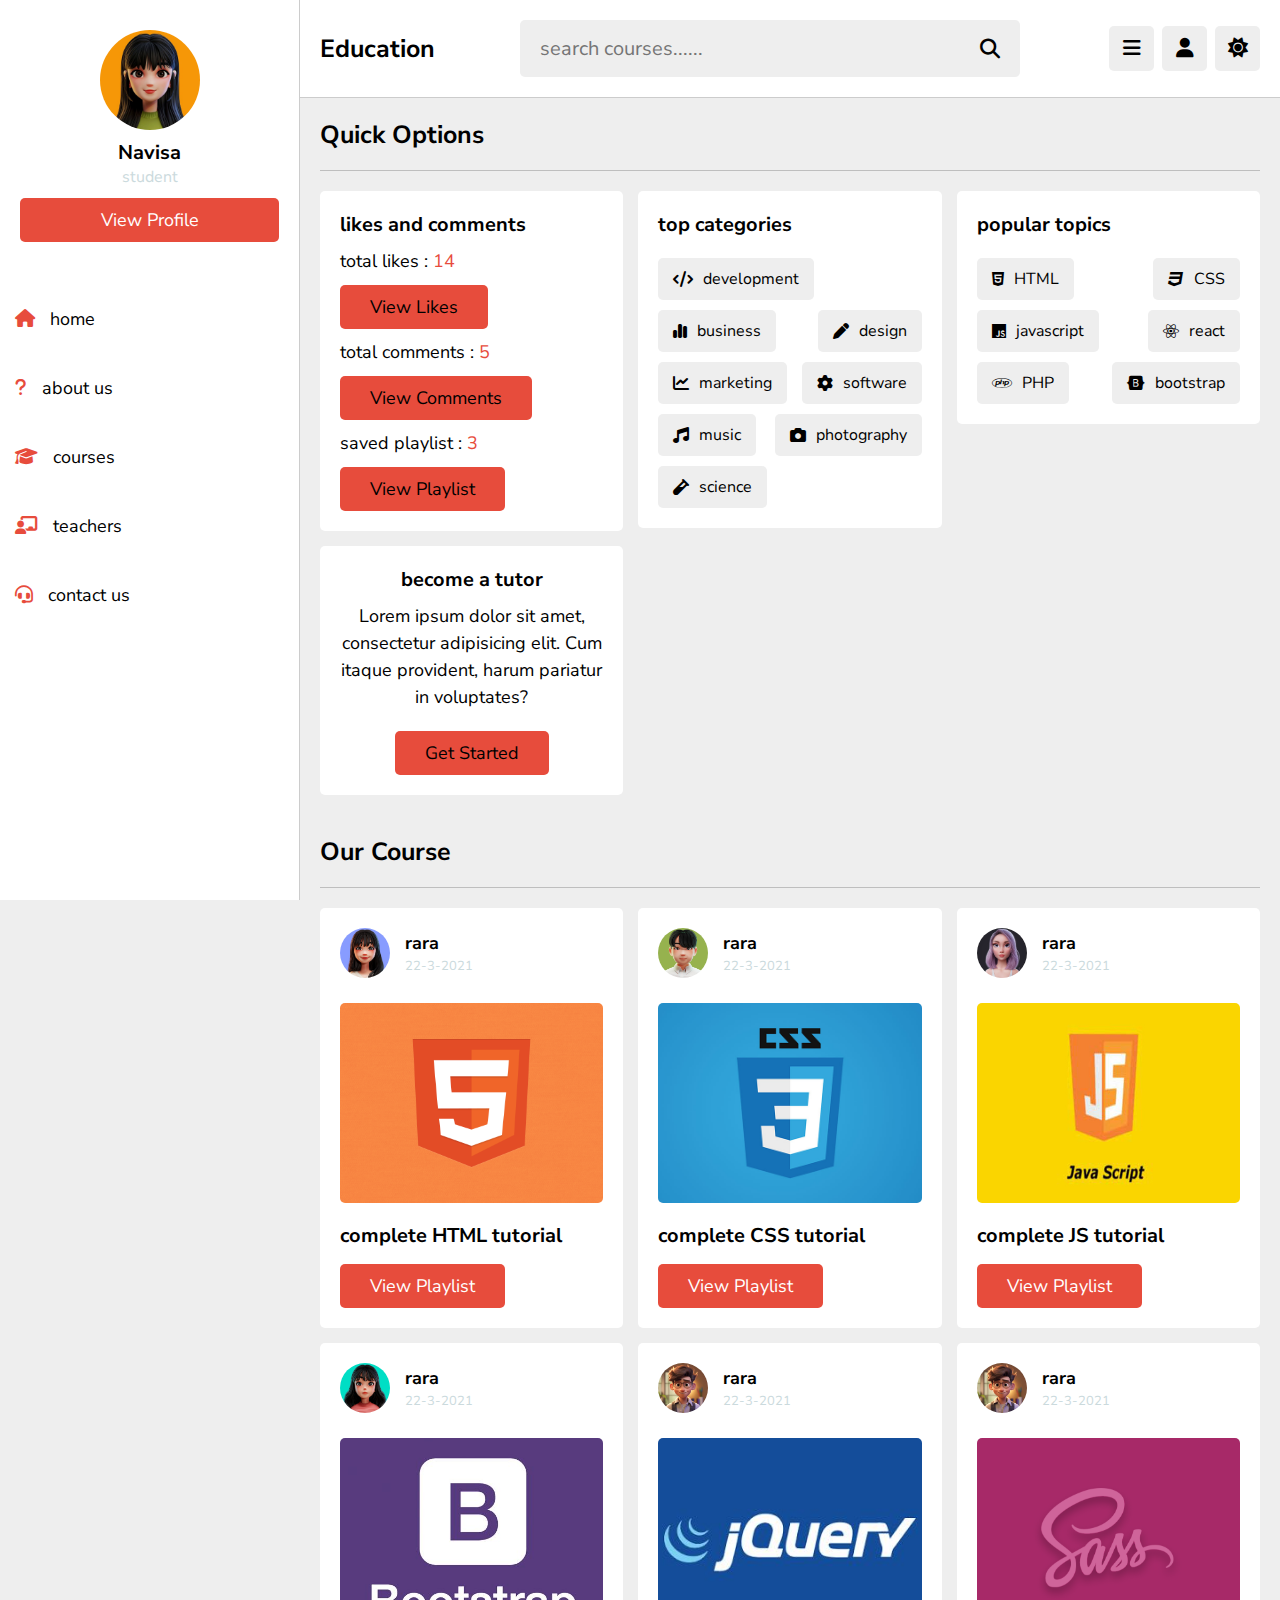
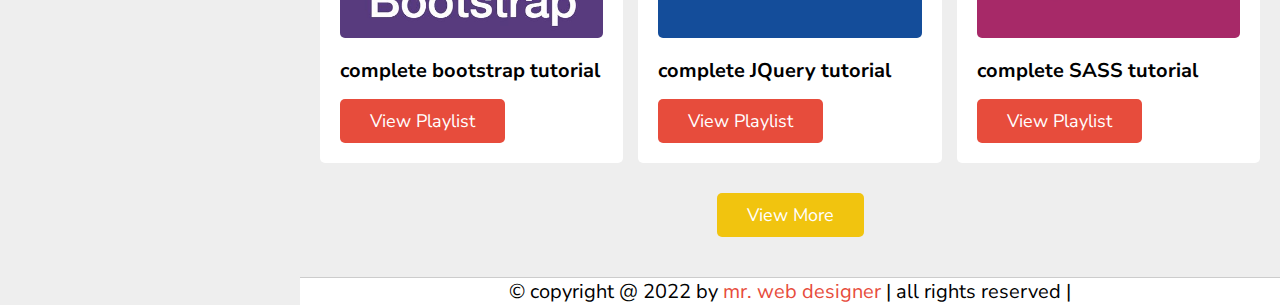
<file: index.html>
<!DOCTYPE html>
<html lang="en">
    <head>
        <meta charset="UTF-8">
        <meta http-equiv="X-UA-Compatible" content="IE=edge">
        <meta name="viewport" content="width=device-width, initial-scale=1.0">
        <title>home</title>

        <link rel="stylesheet" href="https://cdnjs.cloudflare.com/ajax/libs/font-awesome/6.6.0/css/all.min.css">
        <link rel="stylesheet" href="css/style.css">
  


    </head>
    <body>
        <!---header starts-->
         <header class="header">
            <section class="flex">
              <a href="home.html" class="logo">Education</a>
              <form action="" method="post" class="search-form">
                <input type="text" name="search-box" placeholder="search courses......"
                required maxlength="100">
                <button type="submit" class="fas fa-search" name="search-box"></button>

              </form>
              <div class="icons">
                <div id="menu-btn" class="fas fa-bars"></div>
                <div id="search-btn" class="fas fa-search"></div>
                <div id="user-btn" class="fas fa-user"></div>
                <div id="toggle-btn" class="fas fa-sun"></div>
              </div>


              <div class="profile">
                <img src="img/avatar.jpg" alt="">
                <h3>Navisa</h3>
                <span>student</span>
                <a href="profile.html" class="btn">view profile</a>
                <div class="flex-btn">
                    <a href="login.html" class="option-btn">login</a>
                    <a href="register.html" class="option-btn">register</a>


                </div>
              </div>
            </section>
         </header>

         <!--side bar starts-->
         <div class="side-bar">
          <div class="close-side-bar">
            <i class="fas fa-times">

            </i>
          </div>
            <div class="profile">
                <img src="img/avatar.jpg" alt="">
                <h3>Navisa</h3>
                <span>student</span>
                <a href="profile.html" class="btn">View profile</a>
            </div>
            
            <nav class="navbar">
                <a href="index.html"><i class="fas fa-home"></i><span>home</span></a>
                <a href="about.html"><i class="fas fa-question"></i><span>about us</span></a>
                <a href="courses.html"><i class="fas fa-graduation-cap"></i><span>courses</span></a>
                <a href="teachers.html"><i class="fas fa-chalkboard-user"></i><span>teachers</span></a>
                <a href="contact.html"><i class="fas fa-headset"></i><span>contact us</span></a>
            </nav>
        </div>

        <section class="quick-select">
          <h1 class="heading">quick options</h1>
          <div class="box-container">
            <div class="box">
              <h3 class="title">likes and comments</h3>
              <p>total likes : <span>14</span></p>
              <a href="#" class="inline-btn">view likes</a>
              <p>total comments : <span>5</span></p>
              <a href="#" class="inline-btn">view comments</a>
              <p>saved playlist : <span>3</span></p>
              <a href="#" class="inline-btn">view playlist</a>


            </div>

            <div class="box">
              <h3 class="title">top categories</h3>
              <div class="flex">
                  <a href="#" style="order: 1;"><i class="fas fa-code"></i><span>development</span></a>
                  <a href="#" style="order: 2;"><i class="fas fa-chart-simple"></i><span>business</span></a>
                  <a href="#" style="order: 3;"><i class="fas fa-pen"></i><span>design</span></a>
                  <a href="#" style="order: 4;"><i class="fas fa-chart-line"></i><span>marketing</span></a>
                  <a href="#" style="order: 6;"><i class="fas fa-music"></i><span>music</span></a>
                  <a href="#" style="order: 5;"><i class="fas fa-cog"></i><span>software</span></a>
                  <a href="#" style="order: 8;"><i class="fas fa-vial"></i><span>science</span></a>
                  <a href="#" style="order: 7;"><i class="fas fa-camera"></i><span>photography</span></a>
              </div>
          </div>
          
            <div class="box">
              <h3 class="title">popular topics</h3>
              <div class="flex">
                  <a href="#"><i class="fab fa-html5"></i><span>HTML</span></a> 
                  <a href="#"><i class="fab fa-css3"></i><span>CSS</span></a> 
                  <a href="#"><i class="fab fa-js"></i><span>javascript</span></a> 
                  <a href="#"><i class="fab fa-react"></i><span>react</span></a> 
                  <a href="#"><i class="fab fa-php"></i><span>PHP</span></a> 
                  <a href="#"><i class="fab fa-bootstrap"></i><span>bootstrap</span></a> 
              </div>
          </div>
          
              
            <div class="box tutor">
              <h3 class="title">become a tutor</h3>
              <p>Lorem ipsum dolor sit amet, consectetur adipisicing elit. Cum itaque provident, harum pariatur in voluptates?</p>
              <a href="register.html" class="inline-btn">get started</a>


            </div>
          </div>
        </section>

        <section class="courses">
          <h1 class="heading">our course</h1>
          <div class="box-container">
            
          <div class="box">
            <div class="tutor">
             <img src="./img/pic1.jpg" alt="">
              <div>
                <h3>rara</h3>
                <span>22-3-2021</span>
              </div>
            </div>
            <img src="./img/html1.png" class="thumb"  alt="">
            <h3 class="title">complete HTML tutorial</h3>
            <a href="playlist.html" class="inline-btn">view playlist</a>
          </div>


          <div class="box">
            <div class="tutor">
             <img src="./img/pic2.jpg" alt="">
              <div>
                <h3>rara</h3>
                <span>22-3-2021</span>
              </div>
            </div>
            <img src="./img/css1.png" class="thumb"  alt="">
            <h3 class="title">complete CSS tutorial</h3>
            <a href="playlist.html" class="inline-btn">view playlist</a>
          </div>


          <div class="box">
            <div class="tutor">
             <img src="./img/pic3.jpg" alt="">
              <div>
                <h3>rara</h3>
                <span>22-3-2021</span>
              </div>
            </div>
            <img src="./img/java1.jpg" class="thumb"  alt="">
            <h3 class="title">complete JS tutorial</h3>
            <a href="playlist.html" class="inline-btn">view playlist</a>
          </div>


          <div class="box">
            <div class="tutor">
             <img src="./img/pic4.jpg" alt="">
              <div>
                <h3>rara</h3>
                <span>22-3-2021</span>
              </div>
            </div>
            <img src="./img/bootstrap.jpg" class="thumb"  alt="">
            <h3 class="title">complete bootstrap tutorial</h3>
            <a href="playlist.html" class="inline-btn">view playlist</a>
          </div>

          <div class="box">
            <div class="tutor">
             <img src="./img/pic5.jpg" alt="">
              <div>
                <h3>rara</h3>
                <span>22-3-2021</span>
              </div>
            </div>
            <img src="./img/jquery.jpg" class="thumb"  alt="">
            <h3 class="title">complete JQuery tutorial</h3>
            <a href="playlist.html" class="inline-btn">view playlist</a>
          </div>

          <div class="box">
            <div class="tutor">
             <img src="./img/pic5.jpg" alt="">
              <div>
                <h3>rara</h3>
                <span>22-3-2021</span>
              </div>
            </div>
            <img src="./img/saas.png" class="thumb"  alt="">
            <h3 class="title">complete SASS tutorial</h3>
            <a href="playlist.html" class="inline-btn">view playlist</a>
          </div>
          </div>

           <div class="more-btn">
            <a href="courses.html" class="inline-option-btn">view more</a>
           </div>

        </section>
        



          <!--footer-->
          <footer class="footer">
            &copy; copyright @ 2022 by <span>mr. web designer</span> | all rights reserved |
          </footer>

        <script src="js/script.js"></script>
    </body>
</html>
</file>
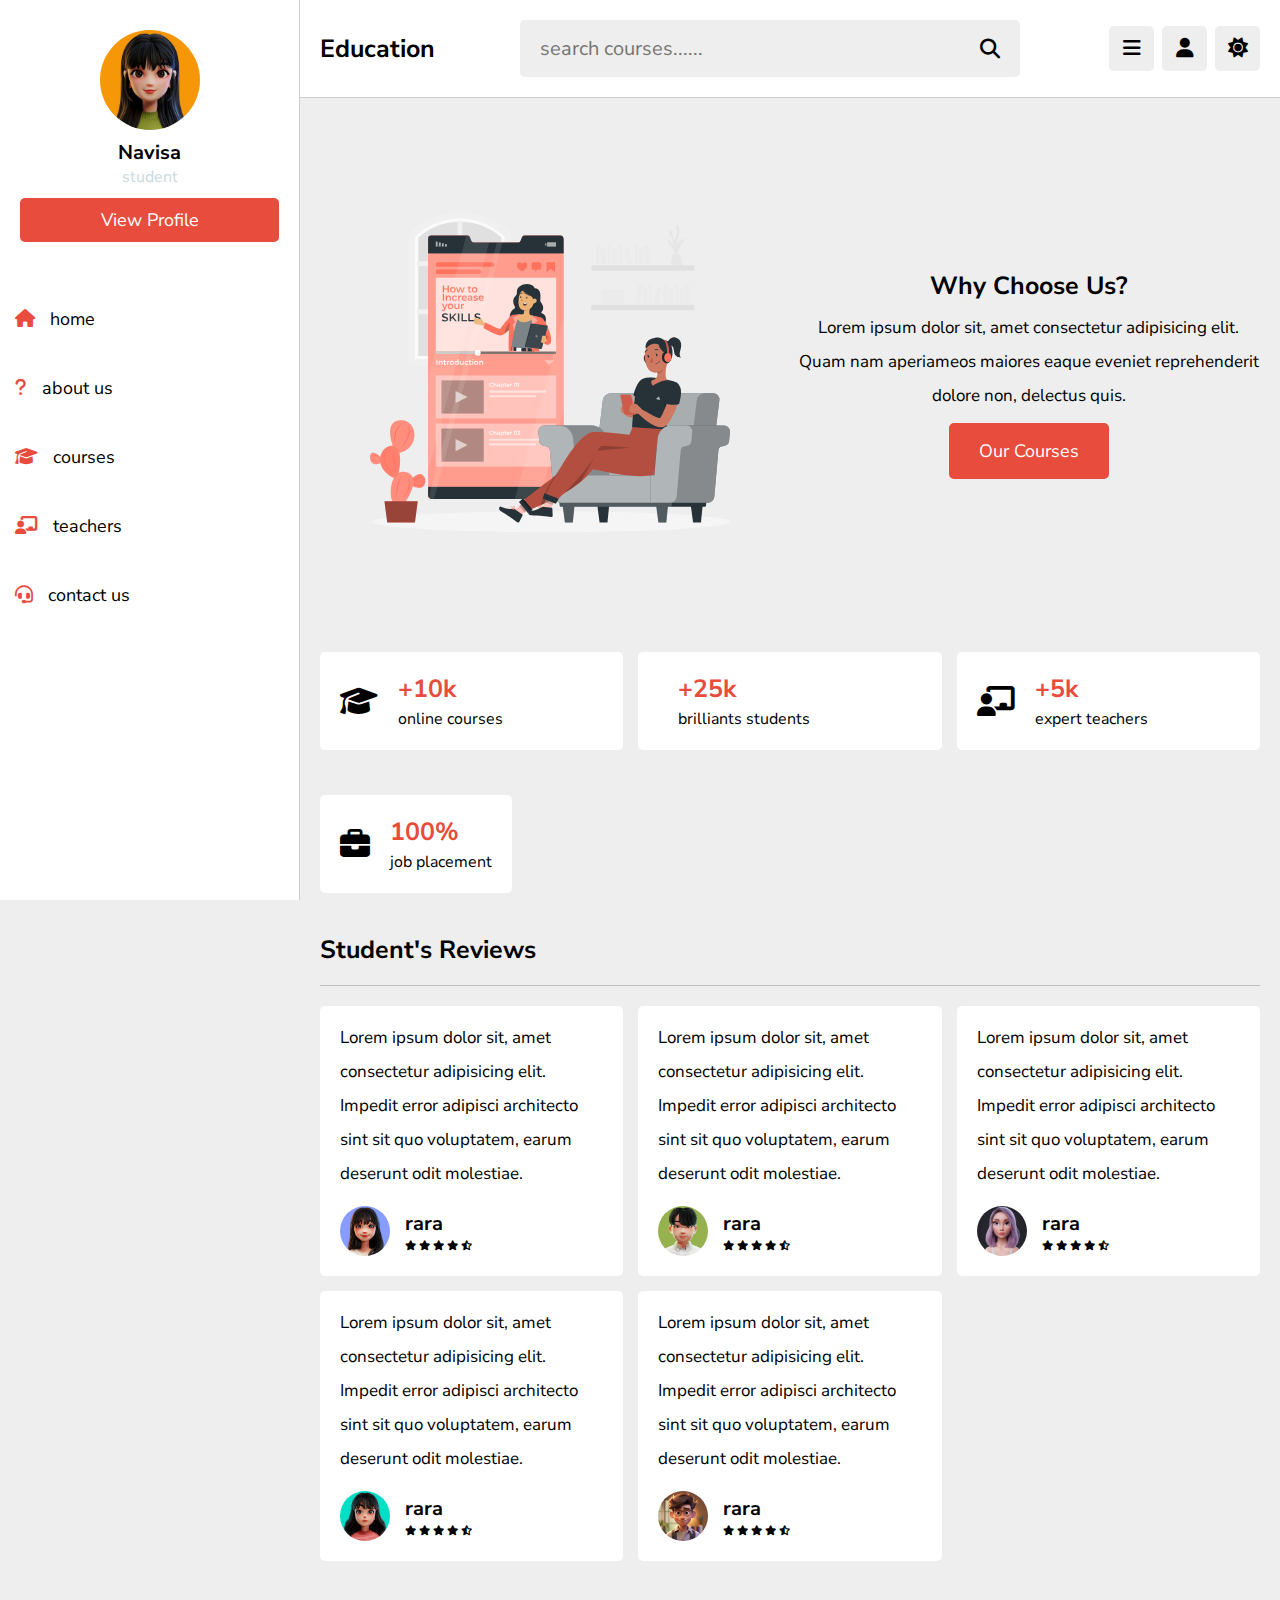
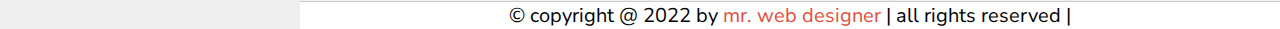
<file: about.html>
<!DOCTYPE html>
<html lang="en">
    <head>
        <meta charset="UTF-8">
        <meta http-equiv="X-UA-Compatible" content="IE=edge">
        <meta name="viewport" content="width=device-width, initial-scale=1.0">
        <title>about</title>

        <link rel="stylesheet" href="https://cdnjs.cloudflare.com/ajax/libs/font-awesome/6.6.0/css/all.min.css">
        <link rel="stylesheet" href="css/style.css">
  


    </head>
    <body>
        <!---header starts-->
         <header class="header">
            <section class="flex">
              <a href="index.html" class="logo">Education</a>
              <form action="" method="post" class="search-form">
                <input type="text" name="search-box" placeholder="search courses......"
                required maxlength="100">
                <button type="submit" class="fas fa-search" name="search-box"></button>

              </form>
              <div class="icons">
                <div id="menu-btn" class="fas fa-bars"></div>
                <div id="search-btn" class="fas fa-search"></div>
                <div id="user-btn" class="fas fa-user"></div>
                <div id="toggle-btn" class="fas fa-sun"></div>
              </div>


              <div class="profile">
                <img src="img/avatar.jpg" alt="">
                <h3>Navisa</h3>
                <span>student</span>
                <a href="profile.html" class="btn">view profile</a>
                <div class="flex-btn">
                    <a href="login.html" class="option-btn">login</a>
                    <a href="register.html" class="option-btn">register</a>


                </div>
              </div>
            </section>
         </header>

         <!--side bar starts-->
         <div class="side-bar">
          <div class="close-side-bar">
            <i class="fas fa-times">

            </i>
          </div>
            <div class="profile">
                <img src="img/avatar.jpg" alt="">
                <h3>Navisa</h3>
                <span>student</span>
                <a href="profile.html" class="btn">View profile</a>
            </div>
            
            <nav class="navbar">
                <a href="index.html"><i class="fas fa-home"></i><span>home</span></a>
                <a href="about.html"><i class="fas fa-question"></i><span>about us</span></a>
                <a href="courses.html"><i class="fas fa-graduation-cap"></i><span>courses</span></a>
                <a href="teachers.html"><i class="fas fa-chalkboard-user"></i><span>teachers</span></a>
                <a href="contact.html"><i class="fas fa-headset"></i><span>contact us</span></a>
            </nav>
        </div>

        <section class="about">
          <div class="row">
              <div class="image">
                  <img src="img/Course app-rafiki.svg" alt="Course app">
              </div>
              <div class="content">
                  <h3>Why Choose Us?</h3>
                  <p>Lorem ipsum dolor sit, amet consectetur adipisicing elit. Quam nam aperiameos maiores eaque eveniet reprehenderit dolore non, delectus quis.</p>
                  <a href="courses.html" class="inline-btn">Our Courses</a>
              </div>
          </div>

          <div class="box-container">
            <div class="box">
              <i class="fas fa-graduation-cap"></i>
              <div>
                <h3>+10k</h3>
                <span>online courses</span>
              </div>
            </div>
          

            <div class="box">
              <i class="fas fa-useer-graduate"></i>
              <div>
                <h3>+25k</h3>
                <span>brilliants students</span>
              </div>
            </div>
          

            <div class="box">
              <i class="fas fa-chalkboard-user"></i>
              <div>
                <h3>+5k</h3>
                <span>expert teachers</span>
              </div>
            </div>


            <div class="box-container">
              <div class="box">
                <i class="fas fa-briefcase"></i>
                <div>
                  <h3>100%</h3>
                  <span>job placement</span>
                </div>
              </div>
            </div>

          </div>
      </section>

       
      <section class="reviews">
        <h1 class="heading"> student's reviews</h1>
        <div class="box-container">

          <div class="box">
            <p>Lorem ipsum dolor sit, amet consectetur adipisicing elit.
               Impedit error adipisci architecto sint sit quo voluptatem, 
               earum deserunt odit molestiae.</p>
               <div class="user">
                <img src="img/pic1.jpg" alt="">
                <div>
                  <h3>rara</h3>
                  <div class="starts">
                    <i class="fas fa-star"></i>
                    <i class="fas fa-star"></i>
                    <i class="fas fa-star"></i>
                    <i class="fas fa-star"></i>
                    <i class="fas fa-star-half-alt"></i>

                  </div>
                </div>
               </div>
          </div>

          <div class="box">
            <p>Lorem ipsum dolor sit, amet consectetur adipisicing elit.
               Impedit error adipisci architecto sint sit quo voluptatem, 
               earum deserunt odit molestiae.</p>
               <div class="user">
                <img src="img/pic2.jpg" alt="">
                <div>
                  <h3>rara</h3>
                  <div class="starts">
                    <i class="fas fa-star"></i>
                    <i class="fas fa-star"></i>
                    <i class="fas fa-star"></i>
                    <i class="fas fa-star"></i>
                    <i class="fas fa-star-half-alt"></i>

                  </div>
                </div>
               </div>
          </div>
          <div class="box">
            <p>Lorem ipsum dolor sit, amet consectetur adipisicing elit.
               Impedit error adipisci architecto sint sit quo voluptatem, 
               earum deserunt odit molestiae.</p>
               <div class="user">
                <img src="img/pic3.jpg" alt="">
                <div>
                  <h3>rara</h3>
                  <div class="starts">
                    <i class="fas fa-star"></i>
                    <i class="fas fa-star"></i>
                    <i class="fas fa-star"></i>
                    <i class="fas fa-star"></i>
                    <i class="fas fa-star-half-alt"></i>

                  </div>
                </div>
               </div>
          </div>

          <div class="box">
            <p>Lorem ipsum dolor sit, amet consectetur adipisicing elit.
               Impedit error adipisci architecto sint sit quo voluptatem, 
               earum deserunt odit molestiae.</p>
               <div class="user">
                <img src="img/pic4.jpg" alt="">
                <div>
                  <h3>rara</h3>
                  <div class="starts">
                    <i class="fas fa-star"></i>
                    <i class="fas fa-star"></i>
                    <i class="fas fa-star"></i>
                    <i class="fas fa-star"></i>
                    <i class="fas fa-star-half-alt"></i>

                  </div>
                </div>
               </div>
          </div>

          <div class="box">
            <p>Lorem ipsum dolor sit, amet consectetur adipisicing elit.
               Impedit error adipisci architecto sint sit quo voluptatem, 
               earum deserunt odit molestiae.</p>
               <div class="user">
                <img src="img/pic5.jpg" alt="">
                <div>
                  <h3>rara</h3>
                  <div class="starts">
                    <i class="fas fa-star"></i>
                    <i class="fas fa-star"></i>
                    <i class="fas fa-star"></i>
                    <i class="fas fa-star"></i>
                    <i class="fas fa-star-half-alt"></i>

                  </div>
                </div>
               </div>
          </div>

        </div>
      </section>



      
      
        



          <!--footer-->
          <footer class="footer">
            &copy; copyright @ 2022 by <span>mr. web designer</span> | all rights reserved |
          </footer>

        <script src="js/script.js"></script>
    </body>
</html>
</file>
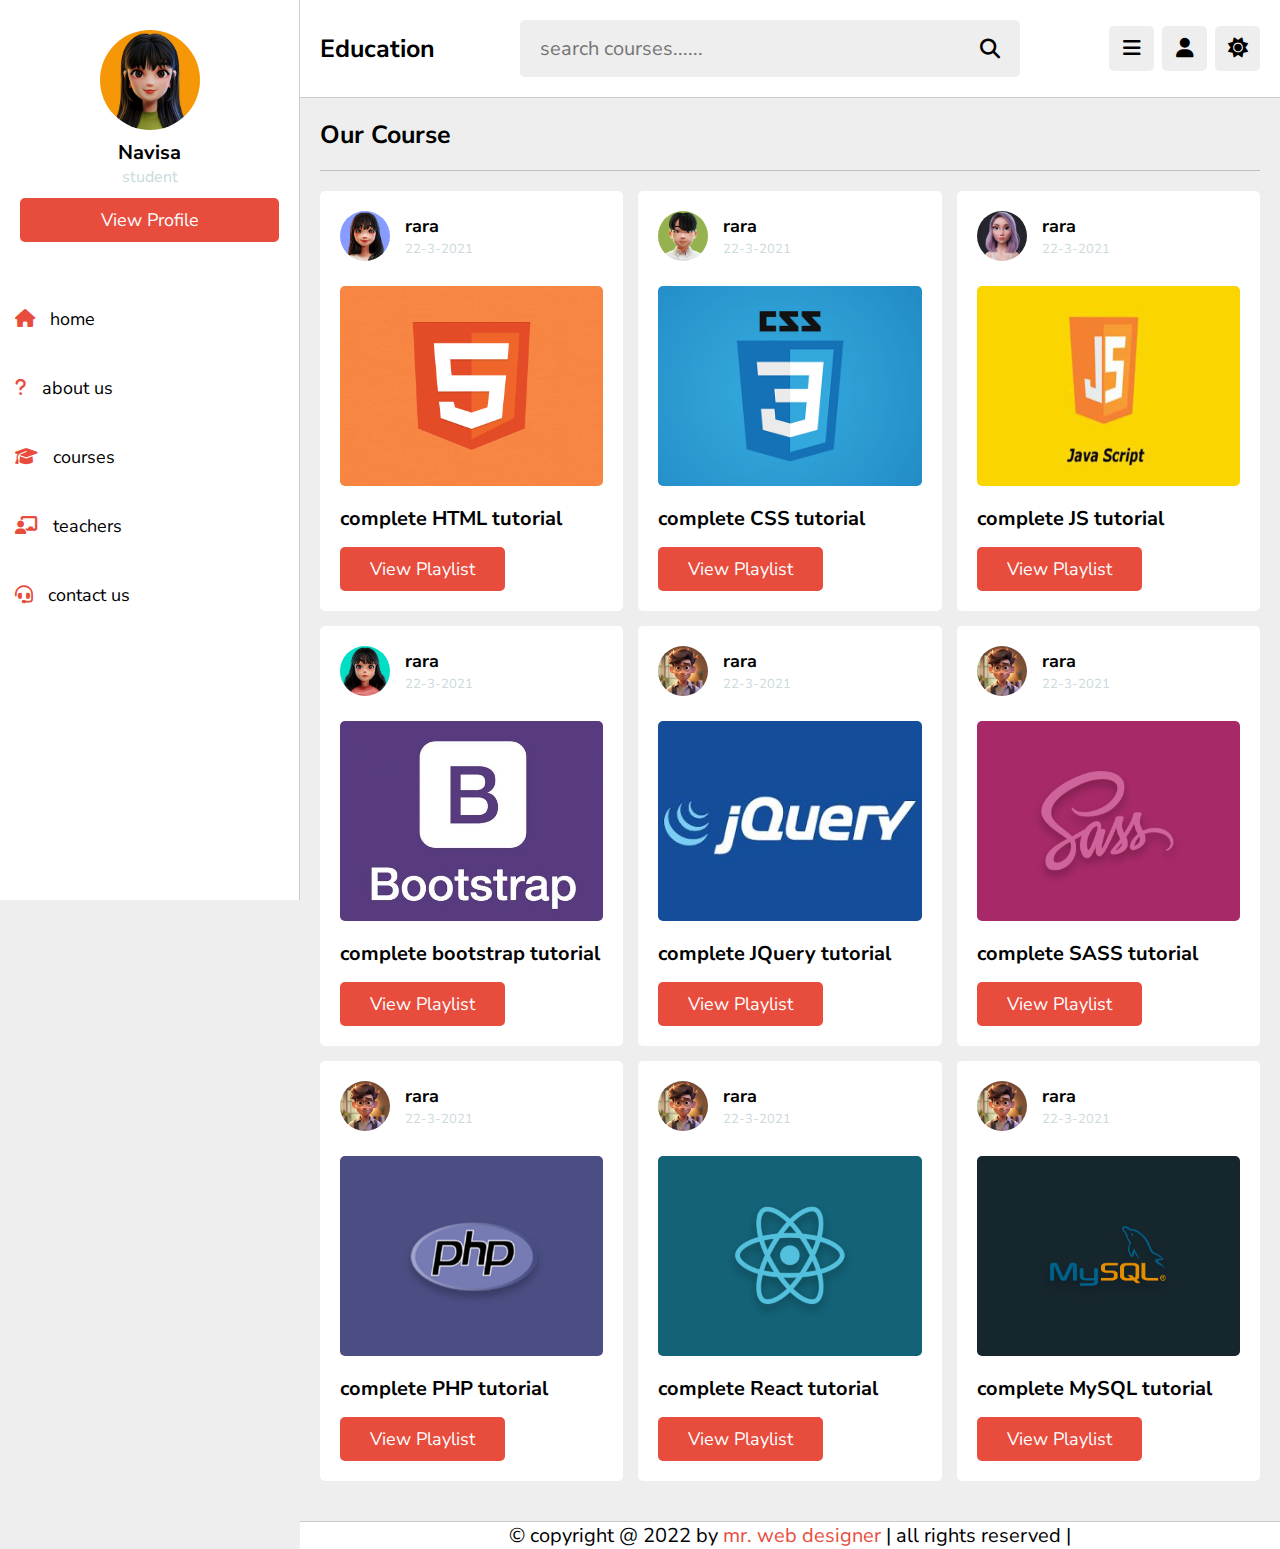
<file: courses.html>
<!DOCTYPE html>
<html lang="en">
    <head>
        <meta charset="UTF-8">
        <meta http-equiv="X-UA-Compatible" content="IE=edge">
        <meta name="viewport" content="width=device-width, initial-scale=1.0">
        <title>courses</title>

        <link rel="stylesheet" href="https://cdnjs.cloudflare.com/ajax/libs/font-awesome/6.6.0/css/all.min.css">
        <link rel="stylesheet" href="css/style.css">
  


    </head>
    <body>
        <!---header starts-->
         <header class="header">
            <section class="flex">
              <a href="home.html" class="logo">Education</a>
              <form action="" method="post" class="search-form">
                <input type="text" name="search-box" placeholder="search courses......"
                required maxlength="100">
                <button type="submit" class="fas fa-search" name="search-box"></button>

              </form>
              <div class="icons">
                <div id="menu-btn" class="fas fa-bars"></div>
                <div id="search-btn" class="fas fa-search"></div>
                <div id="user-btn" class="fas fa-user"></div>
                <div id="toggle-btn" class="fas fa-sun"></div>
              </div>


              <div class="profile">
                <img src="img/avatar.jpg" alt="">
                <h3>Navisa</h3>
                <span>student</span>
                <a href="profile.html" class="btn">view profile</a>
                <div class="flex-btn">
                    <a href="login.html" class="option-btn">login</a>
                    <a href="register.html" class="option-btn">register</a>


                </div>
              </div>
            </section>
         </header>

         <!--side bar starts-->
         <div class="side-bar">
          <div class="close-side-bar">
            <i class="fas fa-times">

            </i>
          </div>
            <div class="profile">
                <img src="img/avatar.jpg" alt="">
                <h3>Navisa</h3>
                <span>student</span>
                <a href="profile.html" class="btn">View profile</a>
            </div>
            
            <nav class="navbar">
                <a href="index.html"><i class="fas fa-home"></i><span>home</span></a>
                <a href="about.html"><i class="fas fa-question"></i><span>about us</span></a>
                <a href="courses.html"><i class="fas fa-graduation-cap"></i><span>courses</span></a>
                <a href="teachers.html"><i class="fas fa-chalkboard-user"></i><span>teachers</span></a>
                <a href="contact.html"><i class="fas fa-headset"></i><span>contact us</span></a>
            </nav>
        </div>
        

        <section class="courses">
          <h1 class="heading">our course</h1>
          <div class="box-container">
            
          <div class="box">
            <div class="tutor">
             <img src="./img/pic1.jpg" alt="">
              <div>
                <h3>rara</h3>
                <span>22-3-2021</span>
              </div>
            </div>
            <img src="./img/html1.png" class="thumb"  alt="">
            <h3 class="title">complete HTML tutorial</h3>
            <a href="playlist.html" class="inline-btn">view playlist</a>
          </div>


          <div class="box">
            <div class="tutor">
             <img src="./img/pic2.jpg" alt="">
              <div>
                <h3>rara</h3>
                <span>22-3-2021</span>
              </div>
            </div>
            <img src="./img/css1.png" class="thumb"  alt="">
            <h3 class="title">complete CSS tutorial</h3>
            <a href="playlist.html" class="inline-btn">view playlist</a>
          </div>


          <div class="box">
            <div class="tutor">
             <img src="./img/pic3.jpg" alt="">
              <div>
                <h3>rara</h3>
                <span>22-3-2021</span>
              </div>
            </div>
            <img src="./img/java1.jpg" class="thumb"  alt="">
            <h3 class="title">complete JS tutorial</h3>
            <a href="playlist.html" class="inline-btn">view playlist</a>
          </div>


          <div class="box">
            <div class="tutor">
             <img src="./img/pic4.jpg" alt="">
              <div>
                <h3>rara</h3>
                <span>22-3-2021</span>
              </div>
            </div>
            <img src="./img/bootstrap.jpg" class="thumb"  alt="">
            <h3 class="title">complete bootstrap tutorial</h3>
            <a href="playlist.html" class="inline-btn">view playlist</a>
          </div>

          <div class="box">
            <div class="tutor">
             <img src="./img/pic5.jpg" alt="">
              <div>
                <h3>rara</h3>
                <span>22-3-2021</span>
              </div>
            </div>
            <img src="./img/jquery.jpg" class="thumb"  alt="">
            <h3 class="title">complete JQuery tutorial</h3>
            <a href="playlist.html" class="inline-btn">view playlist</a>
          </div>

          <div class="box">
            <div class="tutor">
             <img src="./img/pic5.jpg" alt="">
              <div>
                <h3>rara</h3>
                <span>22-3-2021</span>
              </div>
            </div>
            <img src="./img/saas.png" class="thumb"  alt="">
            <h3 class="title">complete SASS tutorial</h3>
            <a href="playlist.html" class="inline-btn">view playlist</a>
          </div>

          <div class="box">
            <div class="tutor">
             <img src="./img/pic5.jpg" alt="">
              <div>
                <h3>rara</h3>
                <span>22-3-2021</span>
              </div>
            </div>
            <img src="./img/php.png" class="thumb"  alt="">
            <h3 class="title">complete PHP tutorial</h3>
            <a href="playlist.html" class="inline-btn">view playlist</a>
          </div>


          <div class="box">
            <div class="tutor">
             <img src="./img/pic5.jpg" alt="">
              <div>
                <h3>rara</h3>
                <span>22-3-2021</span>
              </div>
            </div>
            <img src="./img/react.png" class="thumb"  alt="">
            <h3 class="title">complete React tutorial</h3>
            <a href="playlist.html" class="inline-btn">view playlist</a>
          </div>

          <div class="box">
            <div class="tutor">
             <img src="./img/pic5.jpg" alt="">
              <div>
                <h3>rara</h3>
                <span>22-3-2021</span>
              </div>
            </div>
            <img src="./img/sql.png" class="thumb"  alt="">
            <h3 class="title">complete MySQL tutorial</h3>
            <a href="playlist.html" class="inline-btn">view playlist</a>
          </div>
          </div>

           
        </section>
        





          <!--footer-->
          <footer class="footer">
            &copy; copyright @ 2022 by <span>mr. web designer</span> | all rights reserved |
          </footer>

        <script src="js/script.js"></script>
    </body>
</html>
</file>
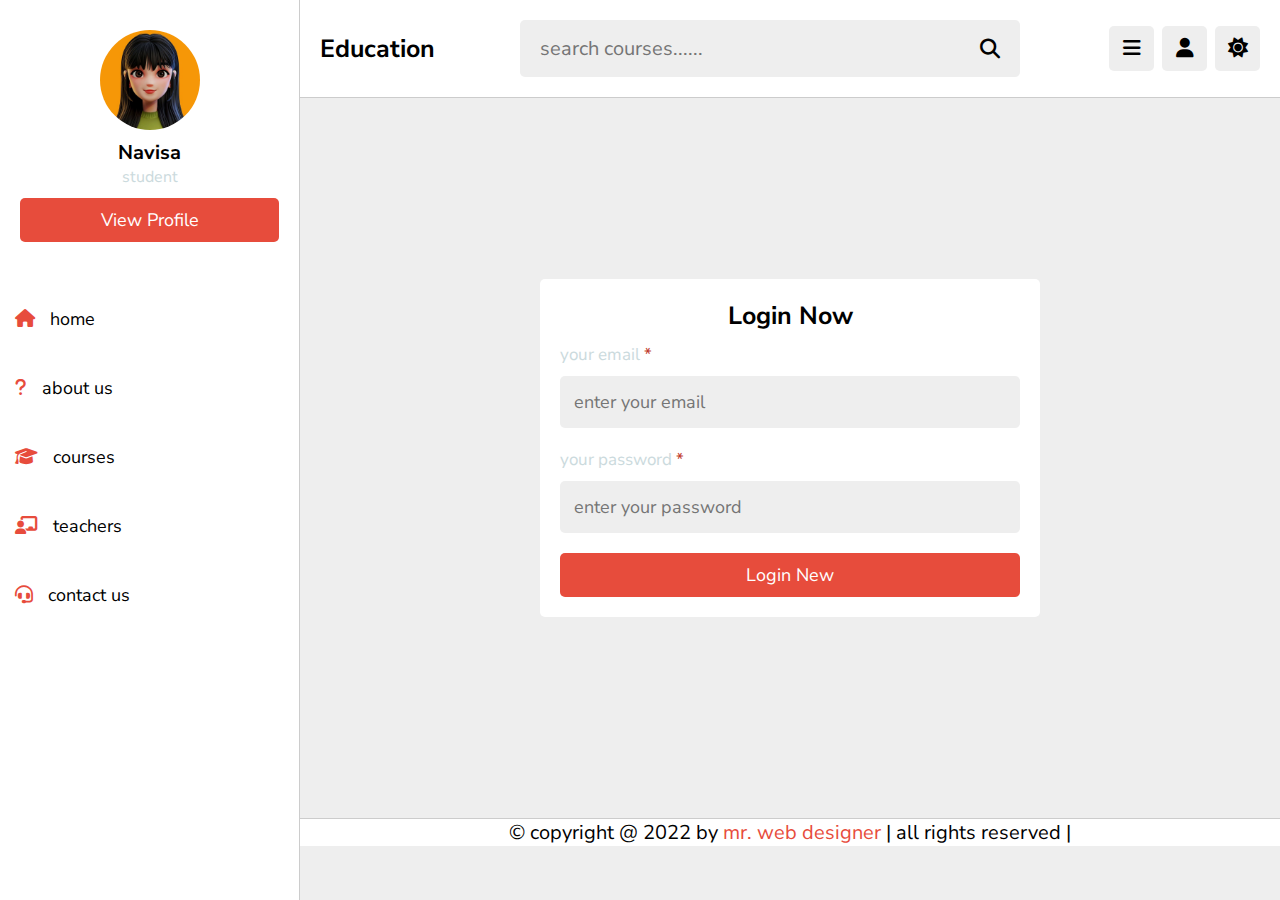
<file: login.html>
<!DOCTYPE html>
<html lang="en">
    <head>
        <meta charset="UTF-8">
        <meta http-equiv="X-UA-Compatible" content="IE=edge">
        <meta name="viewport" content="width=device-width, initial-scale=1.0">
        <title>login</title>

        <link rel="stylesheet" href="https://cdnjs.cloudflare.com/ajax/libs/font-awesome/6.6.0/css/all.min.css">
        <link rel="stylesheet" href="css/style.css">
  


    </head>
    <body>
        <!---header starts-->
         <header class="header">
            <section class="flex">
              <a href="home.html" class="logo">Education</a>
              <form action="" method="post" class="search-form">
                <input type="text" name="search-box" placeholder="search courses......"
                required maxlength="100">
                <button type="submit" class="fas fa-search" name="search-box"></button>

              </form>
              <div class="icons">
                <div id="menu-btn" class="fas fa-bars"></div>
                <div id="search-btn" class="fas fa-search"></div>
                <div id="user-btn" class="fas fa-user"></div>
                <div id="toggle-btn" class="fas fa-sun"></div>
              </div>


              <div class="profile">
                <img src="img/avatar.jpg" alt="">
                <h3>Navisa</h3>
                <span>student</span>
                <a href="profile.html" class="btn">view profile</a>
                <div class="flex-btn">
                    <a href="login.html" class="option-btn">login</a>
                    <a href="register.html" class="option-btn">register</a>


                </div>
              </div>
            </section>
         </header>

         <!--side bar starts-->
         <div class="side-bar">
          <div class="close-side-bar">
            <i class="fas fa-times">

            </i>
          </div>
            <div class="profile">
                <img src="img/avatar.jpg" alt="">
                <h3>Navisa</h3>
                <span>student</span>
                <a href="profile.html" class="btn">View profile</a>
            </div>
            
            <nav class="navbar">
                <a href="index.html"><i class="fas fa-home"></i><span>home</span></a>
                <a href="about.html"><i class="fas fa-question"></i><span>about us</span></a>
                <a href="courses.html"><i class="fas fa-graduation-cap"></i><span>courses</span></a>
                <a href="teachers.html"><i class="fas fa-chalkboard-user"></i><span>teachers</span></a>
                <a href="contact.html"><i class="fas fa-headset"></i><span>contact us</span></a>
            </nav>
        </div>
        
        <section class="form-container">

          <form action="" method="post" enctype="multipart/form-data">
             <h3>login now</h3>
             <p>your email <span>*</span></p>
             <input type="email" name="email" placeholder="enter your email" required maxlength="50" class="box">
             <p>your password <span>*</span></p>
             <input type="password" name="pass" placeholder="enter your password" required maxlength="20" class="box">
             <input type="submit" value="login new" name="submit" class="btn">
          </form>
       
       </section>


          <!--footer-->
          <footer class="footer">
            &copy; copyright @ 2022 by <span>mr. web designer</span> | all rights reserved |
          </footer>

        <script src="js/script.js"></script>
    </body>
</html>
</file>
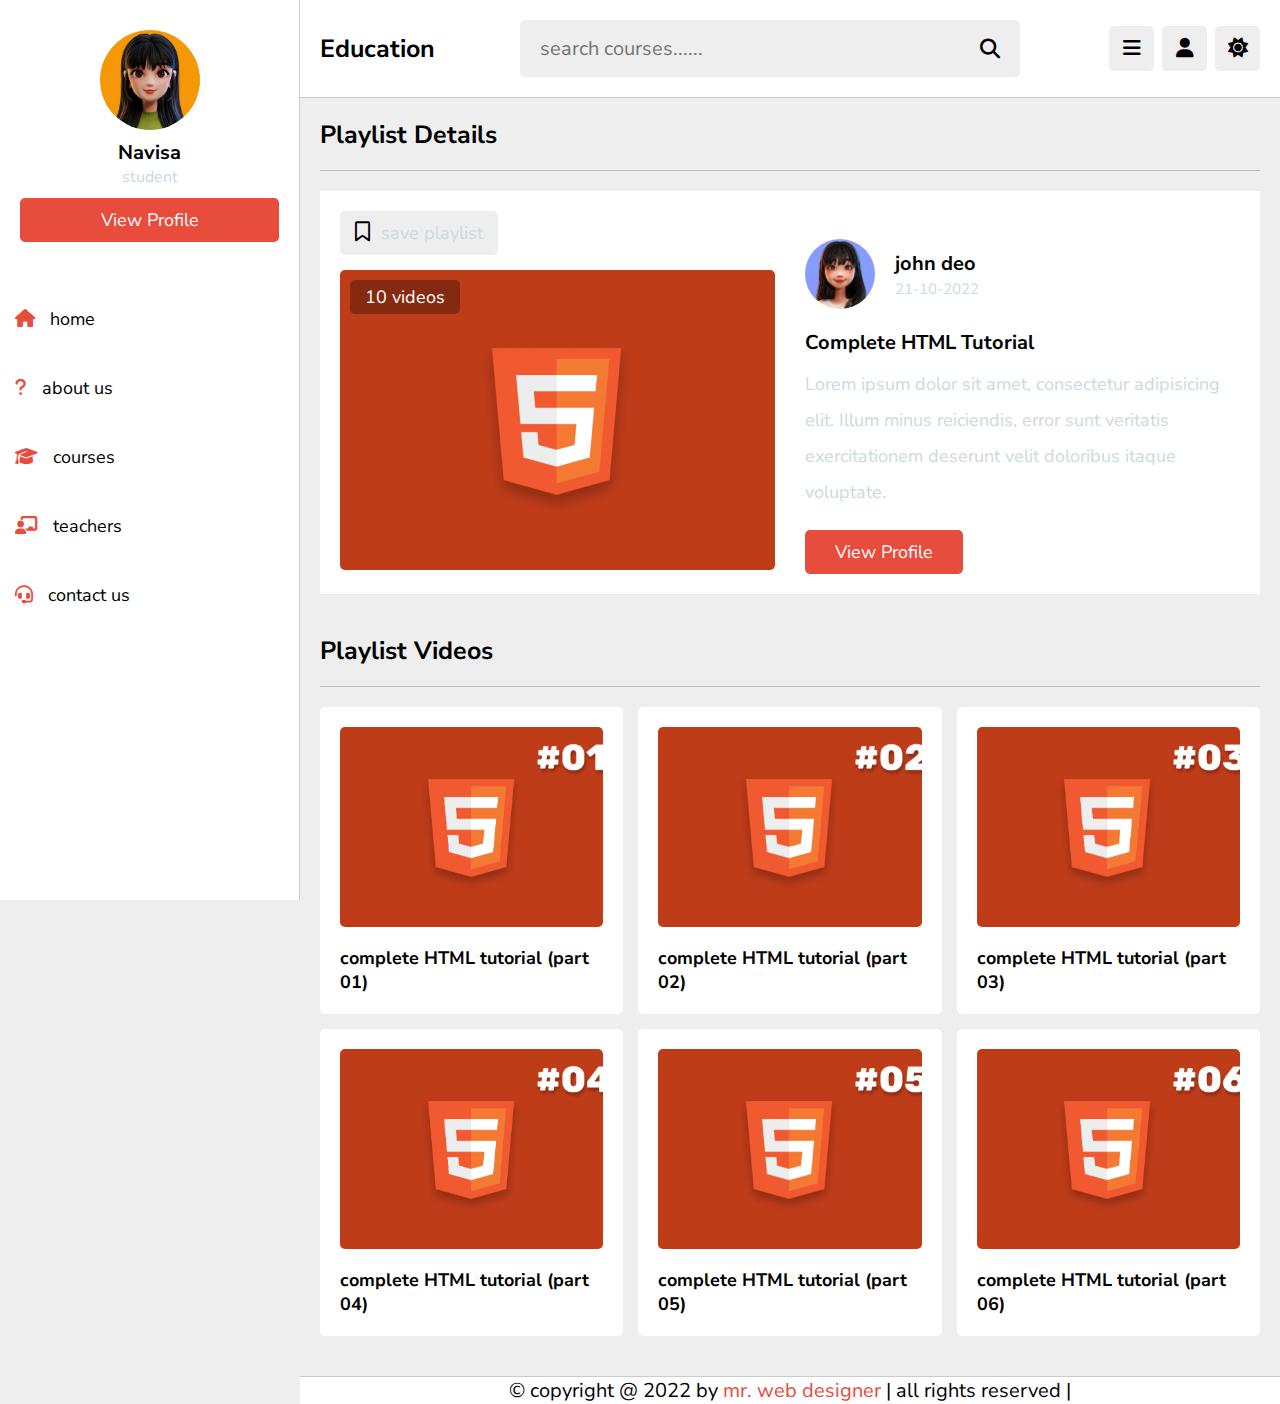
<file: playlist.html>
<!DOCTYPE html>
<html lang="en">
    <head>
        <meta charset="UTF-8">
        <meta http-equiv="X-UA-Compatible" content="IE=edge">
        <meta name="viewport" content="width=device-width, initial-scale=1.0">
        <title>playlist</title>

        <link rel="stylesheet" href="https://cdnjs.cloudflare.com/ajax/libs/font-awesome/6.6.0/css/all.min.css">
        <link rel="stylesheet" href="css/style.css">
  


    </head>
    <body>
        <!---header starts-->
         <header class="header">
            <section class="flex">
              <a href="home.html" class="logo">Education</a>
              <form action="" method="post" class="search-form">
                <input type="text" name="search-box" placeholder="search courses......"
                required maxlength="100">
                <button type="submit" class="fas fa-search" name="search-box"></button>

              </form>
              <div class="icons">
                <div id="menu-btn" class="fas fa-bars"></div>
                <div id="search-btn" class="fas fa-search"></div>
                <div id="user-btn" class="fas fa-user"></div>
                <div id="toggle-btn" class="fas fa-sun"></div>
              </div>


              <div class="profile">
                <img src="img/avatar.jpg" alt="">
                <h3>Navisa</h3>
                <span>student</span>
                <a href="profile.html" class="btn">view profile</a>
                <div class="flex-btn">
                    <a href="login.html" class="option-btn">login</a>
                    <a href="register.html" class="option-btn">register</a>


                </div>
              </div>
            </section>
         </header>

         <!--side bar starts-->
         <div class="side-bar">
          <div class="close-side-bar">
            <i class="fas fa-times">

            </i>
          </div>
            <div class="profile">
                <img src="img/avatar.jpg" alt="">
                <h3>Navisa</h3>
                <span>student</span>
                <a href="profile.html" class="btn">View profile</a>
            </div>
            
            <nav class="navbar">
                <a href="index.html"><i class="fas fa-home"></i><span>home</span></a>
                <a href="about.html"><i class="fas fa-question"></i><span>about us</span></a>
                <a href="courses.html"><i class="fas fa-graduation-cap"></i><span>courses</span></a>
                <a href="teachers.html"><i class="fas fa-chalkboard-user"></i><span>teachers</span></a>
                <a href="contact.html"><i class="fas fa-headset"></i><span>contact us</span></a>
            </nav>
        </div>

        <section class="playlist-details">

          <h1 class="heading">playlist details</h1>
       
          <div class="row">
       
             <div class="column">
                <form action="" method="post" class="save-playlist">
                   <button type="submit"><i class="far fa-bookmark"></i> <span>save playlist</span></button>
                </form>
          
                <div class="thumb">
                   <img src="img/html.png" alt="">
                   <span>10 videos</span>
                </div>
             </div>
             <div class="column">
                <div class="tutor">
                   <img src="img/pic1.jpg" alt="">
                   <div>
                      <h3>john deo</h3>
                      <span>21-10-2022</span>
                   </div>
                </div>
          
                <div class="details">
                   <h3>complete HTML tutorial</h3>
                   <p>Lorem ipsum dolor sit amet, consectetur adipisicing elit. Illum minus reiciendis, error sunt veritatis exercitationem deserunt velit doloribus itaque voluptate.</p>
                   <a href="teacher_profile.html" class="inline-btn">view profile</a>
                </div>
             </div>
          </div>
       
       </section>
       
       <section class="playlist-videos">
       
          <h1 class="heading">playlist videos</h1>
       
          <div class="box-container">
       
             <a class="box" href="watch-video.html">
                <i class="fas fa-play"></i>
                <img src="img/html1-1.png" alt="">
                <h3>complete HTML tutorial (part 01)</h3>
             </a>
       
             <a class="box" href="watch-video.html">
                <i class="fas fa-play"></i>
                <img src="img/html1-2.png" alt="">
                <h3>complete HTML tutorial (part 02)</h3>
             </a>
       
             <a class="box" href="watch-video.html">
                <i class="fas fa-play"></i>
                <img src="img/html1-3.png" alt="">
                <h3>complete HTML tutorial (part 03)</h3>
             </a>
       
             <a class="box" href="watch-video.html">
                <i class="fas fa-play"></i>
                <img src="img/html1-4.png" alt="">
                <h3>complete HTML tutorial (part 04)</h3>
             </a>
       
             <a class="box" href="watch-video.html">
                <i class="fas fa-play"></i>
                <img src="img/html1-5.png" alt="">
                <h3>complete HTML tutorial (part 05)</h3>
             </a>
       
             <a class="box" href="watch-video.html">
                <i class="fas fa-play"></i>
                <img src="img/html1-6.png" alt="">
                <h3>complete HTML tutorial (part 06)</h3>
             </a>
       
          </div>
       
       </section>
        



          <!--footer-->
          <footer class="footer">
            &copy; copyright @ 2022 by <span>mr. web designer</span> | all rights reserved |
          </footer>

        <script src="js/script.js"></script>
    </body>
</html>
</file>
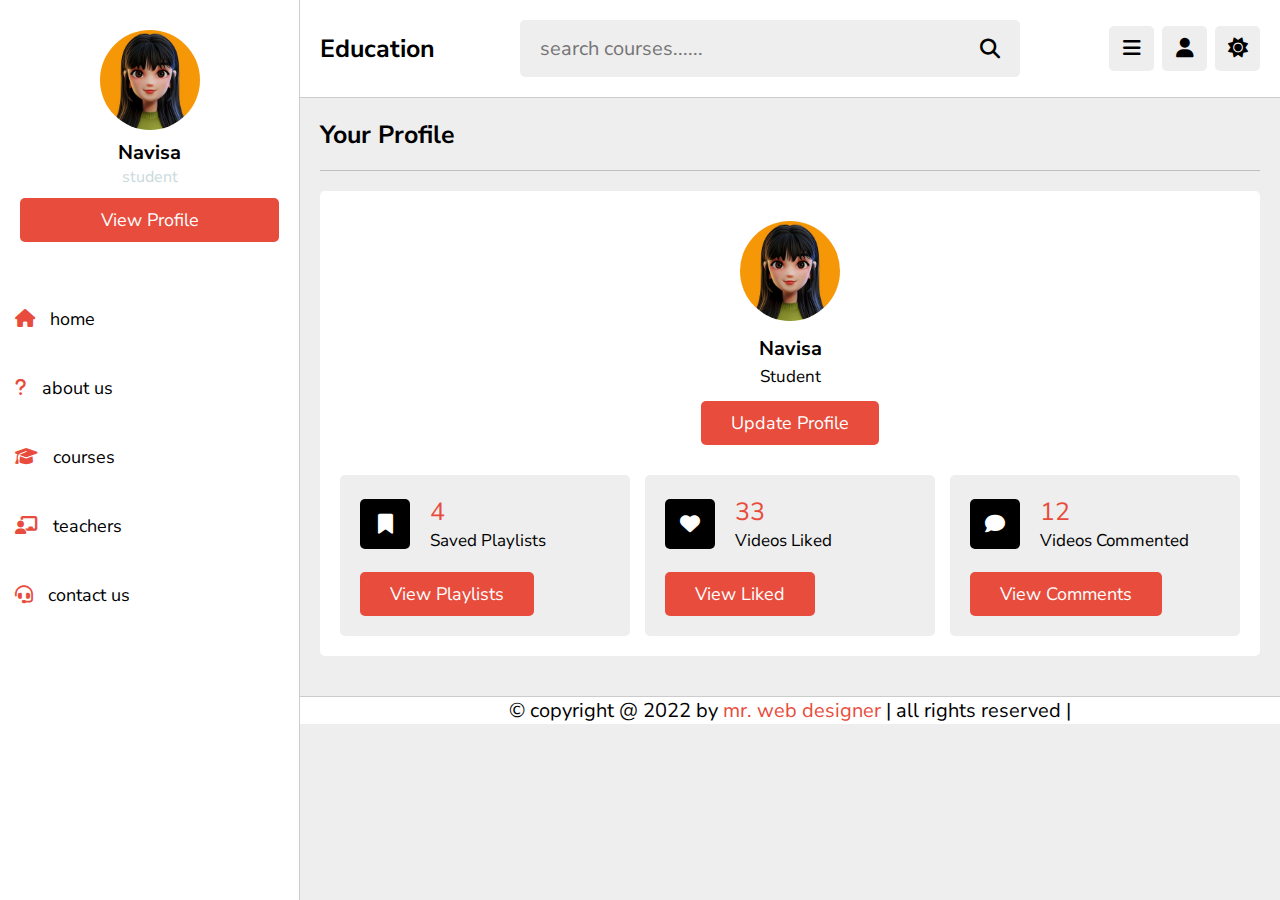
<file: profile.html>
<!DOCTYPE html>
<html lang="en">
    <head>
        <meta charset="UTF-8">
        <meta http-equiv="X-UA-Compatible" content="IE=edge">
        <meta name="viewport" content="width=device-width, initial-scale=1.0">
        <title>profile</title>

        <link rel="stylesheet" href="https://cdnjs.cloudflare.com/ajax/libs/font-awesome/6.6.0/css/all.min.css">
        <link rel="stylesheet" href="css/style.css">
  


    </head>
    <body>
        <!---header starts-->
         <header class="header">
            <section class="flex">
              <a href="index.html" class="logo">Education</a>
              <form action="" method="post" class="search-form">
                <input type="text" name="search-box" placeholder="search courses......"
                required maxlength="100">
                <button type="submit" class="fas fa-search" name="search-box"></button>

              </form>
              <div class="icons">
                <div id="menu-btn" class="fas fa-bars"></div>
                <div id="search-btn" class="fas fa-search"></div>
                <div id="user-btn" class="fas fa-user"></div>
                <div id="toggle-btn" class="fas fa-sun"></div>
              </div>


              <div class="profile">
                <img src="img/avatar.jpg" alt="">
                <h3>Navisa</h3>
                <span>student</span>
                <a href="profile.html" class="btn">view profile</a>
                <div class="flex-btn">
                    <a href="login.html" class="option-btn">login</a>
                    <a href="register.html" class="option-btn">register</a>


                </div>
              </div>
            </section>
         </header>

         <!--side bar starts-->
         <div class="side-bar">
          <div class="close-side-bar">
            <i class="fas fa-times">

            </i>
          </div>
            <div class="profile">
                <img src="img/avatar.jpg" alt="">
                <h3>Navisa</h3>
                <span>student</span>
                <a href="profile.html" class="btn">View profile</a>
            </div>
            
            <nav class="navbar">
                <a href="index.html"><i class="fas fa-home"></i><span>home</span></a>
                <a href="about.html"><i class="fas fa-question"></i><span>about us</span></a>
                <a href="courses.html"><i class="fas fa-graduation-cap"></i><span>courses</span></a>
                <a href="teachers.html"><i class="fas fa-chalkboard-user"></i><span>teachers</span></a>
                <a href="contact.html"><i class="fas fa-headset"></i><span>contact us</span></a>
            </nav>
        </div>
        
        <!-- Profil User -->
<section class="user-profile">
   <h1 class="heading">Your Profile</h1>
   <div class="info">
     <div class="user">
       <img src="img/avatar.jpg" alt="Profile picture of Navisa">
       <h3>Navisa</h3>
       <p>Student</p>
       <a href="update.html" class="inline-btn">Update Profile</a>
     </div>
 
     <div class="box-container">
       <div class="box">
         <div class="flex">
           <i class="fas fa-bookmark"></i>
           <div>
             <span>4</span>
             <p>Saved Playlists</p>
           </div>
         </div>
         <a href="#" class="inline-btn">View Playlists</a>
       </div>
 
       <div class="box">
         <div class="flex">
           <i class="fas fa-heart"></i>
           <div>
             <span>33</span>
             <p>Videos Liked</p>
           </div>
         </div>
         <a href="#" class="inline-btn">View Liked</a>
       </div>
 
       <div class="box">
         <div class="flex">
           <i class="fas fa-comment"></i>
           <div>
             <span>12</span>
             <p>Videos Commented</p>
           </div>
         </div>
         <a href="#" class="inline-btn">View Comments</a>
       </div>
     </div>
   </div>
 </section>
 


          <!--footer-->
          <footer class="footer">
            &copy; copyright @ 2022 by <span>mr. web designer</span> | all rights reserved |
          </footer>

        <script src="js/script.js"></script>
    </body>
</html>
</file>
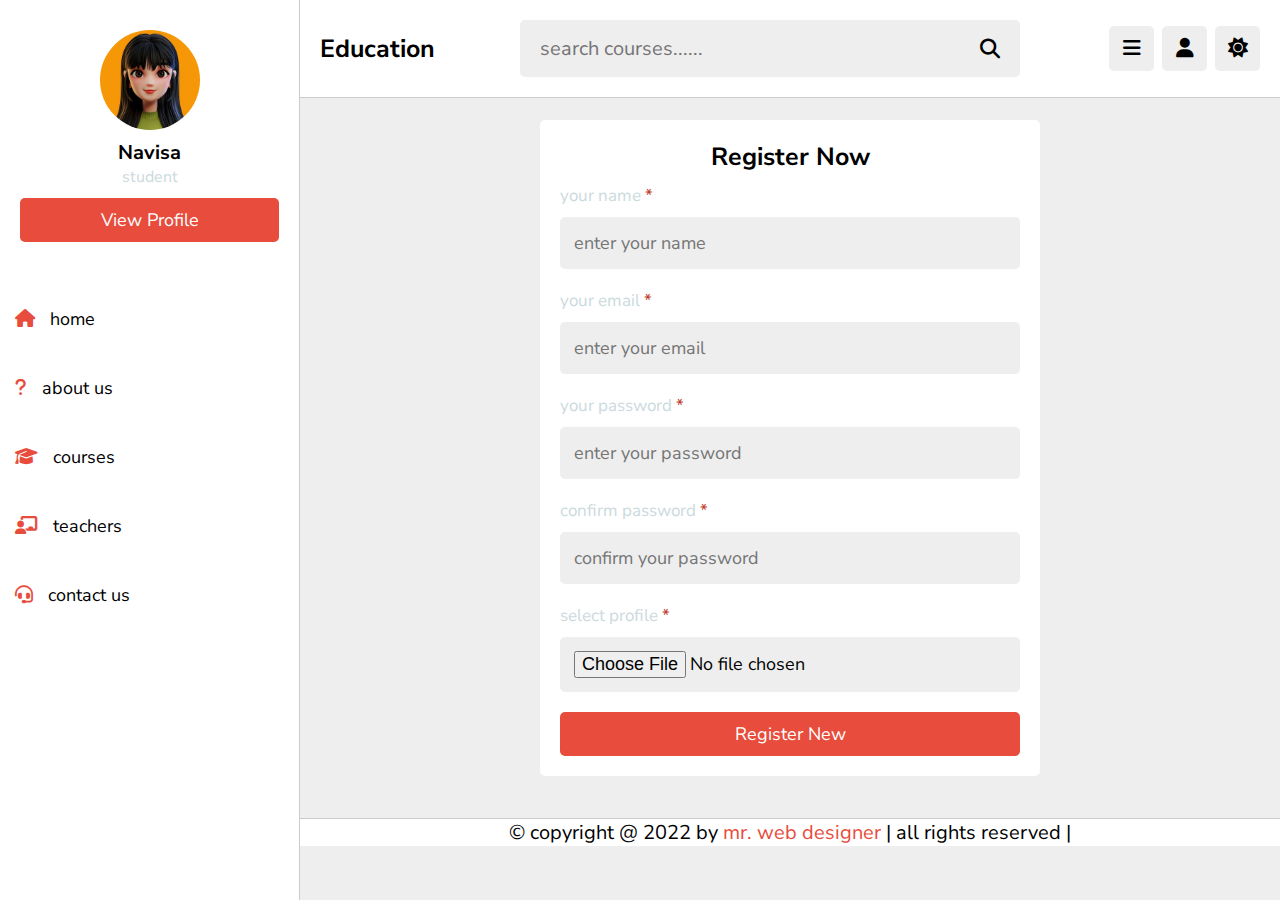
<file: register.html>
<!DOCTYPE html>
<html lang="en">
    <head>
        <meta charset="UTF-8">
        <meta http-equiv="X-UA-Compatible" content="IE=edge">
        <meta name="viewport" content="width=device-width, initial-scale=1.0">
        <title>register</title>

        <link rel="stylesheet" href="https://cdnjs.cloudflare.com/ajax/libs/font-awesome/6.6.0/css/all.min.css">
        <link rel="stylesheet" href="css/style.css">
  


    </head>
    <body>
        <!---header starts-->
         <header class="header">
            <section class="flex">
              <a href="index.html" class="logo">Education</a>
              <form action="" method="post" class="search-form">
                <input type="text" name="search-box" placeholder="search courses......"
                required maxlength="100">
                <button type="submit" class="fas fa-search" name="search-box"></button>

              </form>
              <div class="icons">
                <div id="menu-btn" class="fas fa-bars"></div>
                <div id="search-btn" class="fas fa-search"></div>
                <div id="user-btn" class="fas fa-user"></div>
                <div id="toggle-btn" class="fas fa-sun"></div>
              </div>


              <div class="profile">
                <img src="img/avatar.jpg" alt="">
                <h3>Navisa</h3>
                <span>student</span>
                <a href="profile.html" class="btn">view profile</a>
                <div class="flex-btn">
                    <a href="login.html" class="option-btn">login</a>
                    <a href="register.html" class="option-btn">register</a>


                </div>
              </div>
            </section>
         </header>

         <!--side bar starts-->
         <div class="side-bar">
          <div class="close-side-bar">
            <i class="fas fa-times">

            </i>
          </div>
            <div class="profile">
                <img src="img/avatar.jpg" alt="">
                <h3>Navisa</h3>
                <span>student</span>
                <a href="profile.html" class="btn">View profile</a>
            </div>
            
            <nav class="navbar">
                <a href="index.html"><i class="fas fa-home"></i><span>home</span></a>
                <a href="about.html"><i class="fas fa-question"></i><span>about us</span></a>
                <a href="courses.html"><i class="fas fa-graduation-cap"></i><span>courses</span></a>
                <a href="teachers.html"><i class="fas fa-chalkboard-user"></i><span>teachers</span></a>
                <a href="contact.html"><i class="fas fa-headset"></i><span>contact us</span></a>
            </nav>
        </div>
        
        <section class="form-container">

          <form action="" method="post" enctype="multipart/form-data">
             <h3>register now</h3>
             <p>your name <span>*</span></p>
             <input type="text" name="name" placeholder="enter your name" required maxlength="50" class="box">
             <p>your email <span>*</span></p>
             <input type="email" name="email" placeholder="enter your email" required maxlength="50" class="box">
             <p>your password <span>*</span></p>
             <input type="password" name="pass" placeholder="enter your password" required maxlength="20" class="box">
             <p>confirm password <span>*</span></p>
             <input type="password" name="c_pass" placeholder="confirm your password" required maxlength="20" class="box">
             <p>select profile <span>*</span></p>
             <input type="file" accept="image/*" required class="box">
             <input type="submit" value="register new" name="submit" class="btn">
          </form>
       
       </section>


          <!--footer-->
          <footer class="footer">
            &copy; copyright @ 2022 by <span>mr. web designer</span> | all rights reserved |
          </footer>

        <script src="js/script.js"></script>
    </body>
</html>
</file>
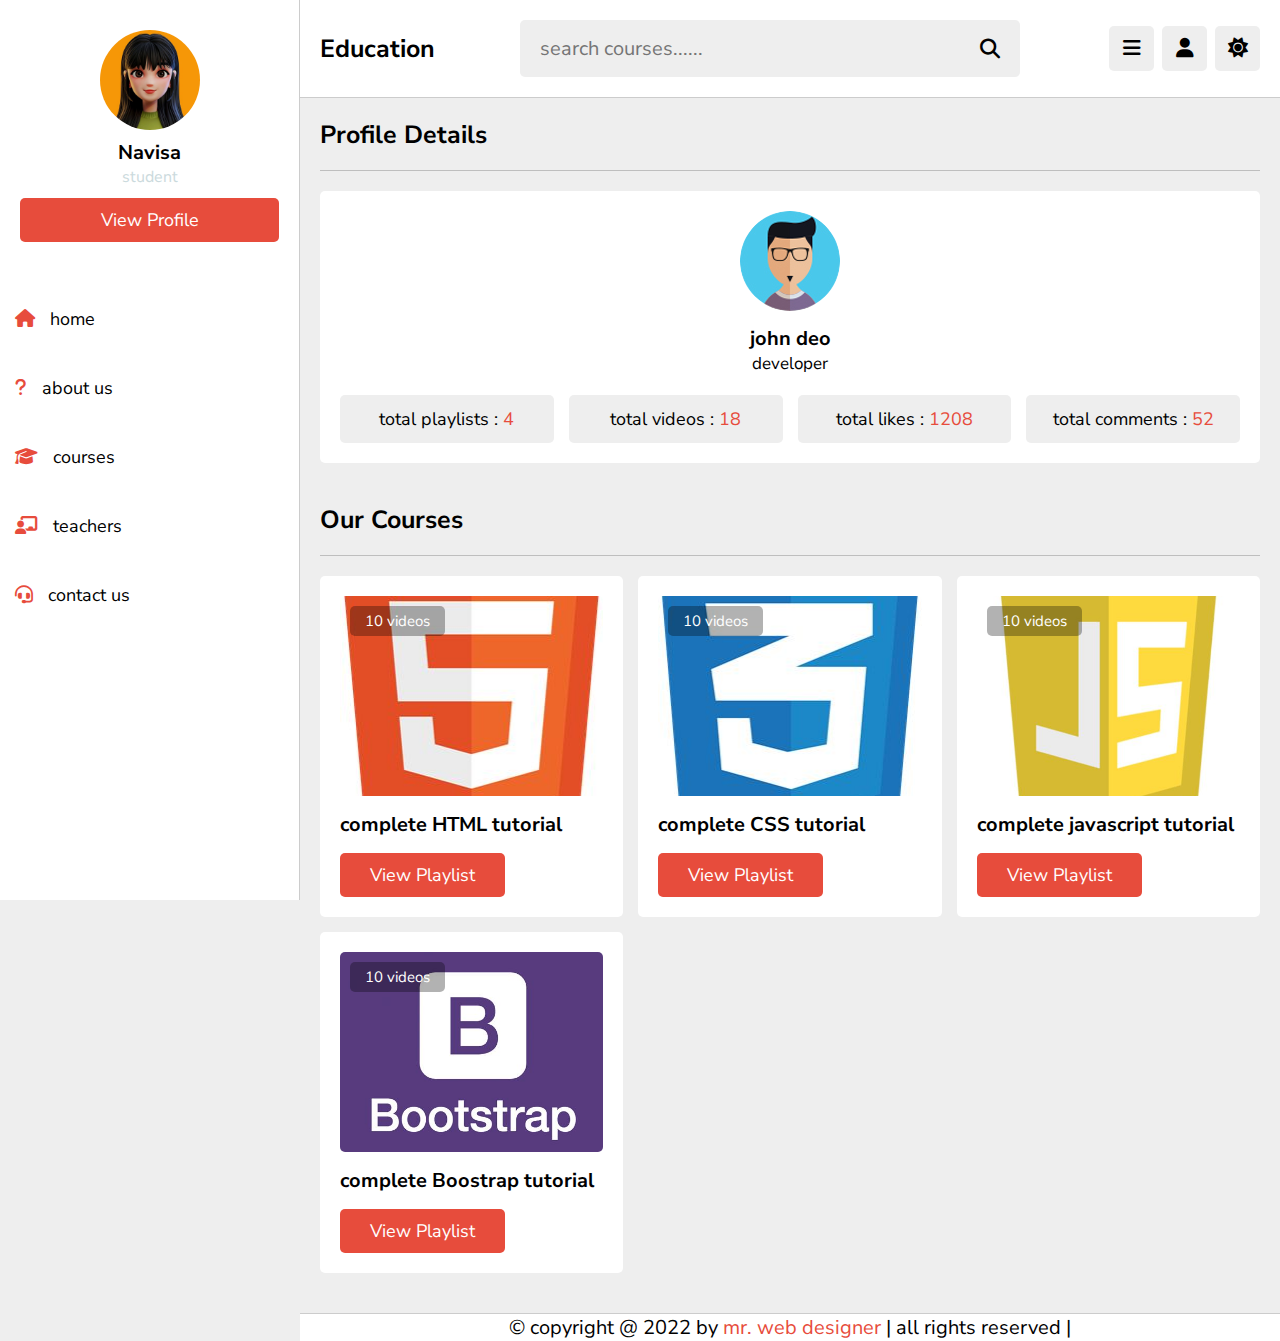
<file: teacher-profile.html>
<!DOCTYPE html>
<html lang="en">
    <head>
        <meta charset="UTF-8">
        <meta http-equiv="X-UA-Compatible" content="IE=edge">
        <meta name="viewport" content="width=device-width, initial-scale=1.0">
        <title>tutor's profile</title>

        <link rel="stylesheet" href="https://cdnjs.cloudflare.com/ajax/libs/font-awesome/6.6.0/css/all.min.css">
        <link rel="stylesheet" href="css/style.css">
  


    </head>
    <body>
        <!---header starts-->
         <header class="header">
            <section class="flex">
              <a href="index.html" class="logo">Education</a>
              <form action="" method="post" class="search-form">
                <input type="text" name="search-box" placeholder="search courses......"
                required maxlength="100">
                <button type="submit" class="fas fa-search" name="search-box"></button>

              </form>
              <div class="icons">
                <div id="menu-btn" class="fas fa-bars"></div>
                <div id="search-btn" class="fas fa-search"></div>
                <div id="user-btn" class="fas fa-user"></div>
                <div id="toggle-btn" class="fas fa-sun"></div>
              </div>


              <div class="profile">
                <img src="img/avatar.jpg" alt="">
                <h3>Navisa</h3>
                <span>student</span>
                <a href="profile.html" class="btn">view profile</a>
                <div class="flex-btn">
                    <a href="login.html" class="option-btn">login</a>
                    <a href="register.html" class="option-btn">register</a>


                </div>
              </div>
            </section>
         </header>

         <!--side bar starts-->
         <div class="side-bar">
          <div class="close-side-bar">
            <i class="fas fa-times">

            </i>
          </div>
            <div class="profile">
                <img src="img/avatar.jpg" alt="">
                <h3>Navisa</h3>
                <span>student</span>
                <a href="profile.html" class="btn">View profile</a>
            </div>
            
            <nav class="navbar">
                <a href="index.html"><i class="fas fa-home"></i><span>home</span></a>
                <a href="about.html"><i class="fas fa-question"></i><span>about us</span></a>
                <a href="courses.html"><i class="fas fa-graduation-cap"></i><span>courses</span></a>
                <a href="teachers.html"><i class="fas fa-chalkboard-user"></i><span>teachers</span></a>
                <a href="contact.html"><i class="fas fa-headset"></i><span>contact us</span></a>
            </nav>
        </div>
        

        <section class="teacher-profile">

          <h1 class="heading">profile details</h1>
       
          <div class="details">
             <div class="tutor">
                <img src="img/pic6.jpg" alt="">
                <h3>john deo</h3>
                <span>developer</span>
             </div>
             <div class="flex">
                <p>total playlists : <span>4</span></p>
                <p>total videos : <span>18</span></p>
                <p>total likes : <span>1208</span></p>
                <p>total comments : <span>52</span></p>
             </div>
          </div>
       
       </section>
       
       <section class="courses">
       
          <h1 class="heading">our courses</h1>
       
          <div class="box-container">
       
             <div class="box">
                <div class="thumb">
                   <img src="img/html.jpg" alt="">
                   <span>10 videos</span>
                </div>
                <h3 class="title">complete HTML tutorial</h3>
                <a href="playlist.html" class="inline-btn">view playlist</a>
             </div>
       
             <div class="box">
                <div class="thumb">
                   <img src="img/css.jpg" alt="">
                   <span>10 videos</span>
                </div>
                <h3 class="title">complete CSS tutorial</h3>
                <a href="playlist.html" class="inline-btn">view playlist</a>
             </div>
       
             <div class="box">
                <div class="thumb">
                   <img src="img/java.jpg" alt="">
                   <span>10 videos</span>
                </div>
                <h3 class="title">complete javascript tutorial</h3>
                <a href="playlist.html" class="inline-btn">view playlist</a>
             </div>
       
             <div class="box">
                <div class="thumb">
                   <img src="img/bootstrap.jpg" alt="">
                   <span>10 videos</span>
                </div>
                <h3 class="title">complete Boostrap tutorial</h3>
                <a href="playlist.html" class="inline-btn">view playlist</a>
             </div>
       
          </div>
       
       </section>
       
       
       
       
       
       
       
       
       

          <!--footer-->
          <footer class="footer">
            &copy; copyright @ 2022 by <span>mr. web designer</span> | all rights reserved |
          </footer>

        <script src="js/script.js"></script>
    </body>
</html>
</file>
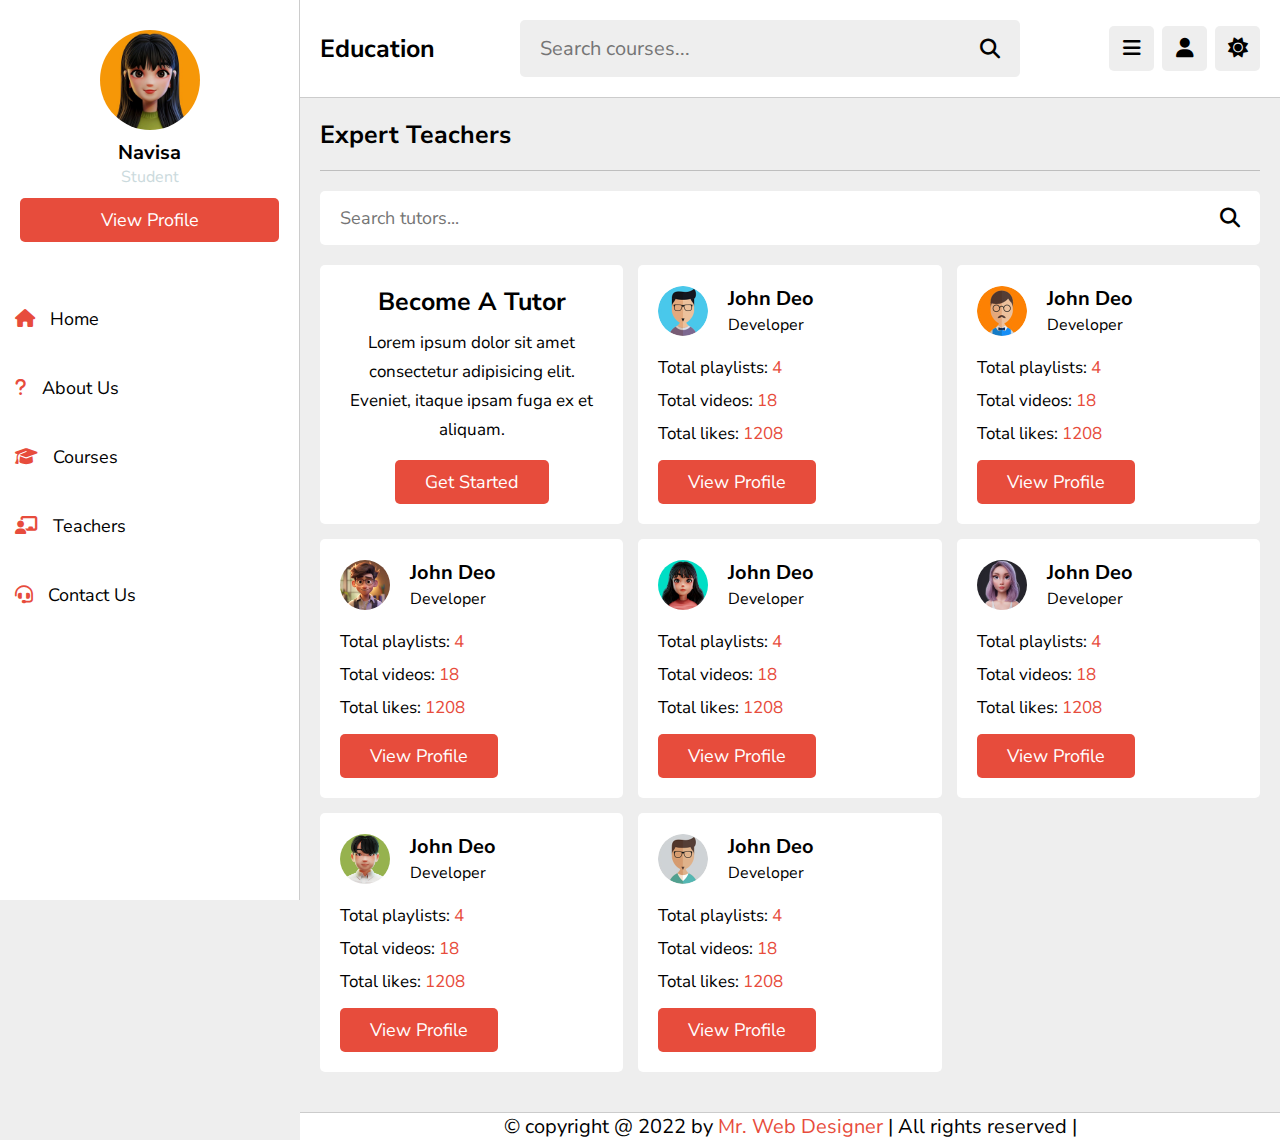
<file: teachers.html>
<!DOCTYPE html>
<html lang="en">
<head>
    <meta charset="UTF-8">
    <meta http-equiv="X-UA-Compatible" content="IE=edge">
    <meta name="viewport" content="width=device-width, initial-scale=1.0">
    <title>Teachers</title>
    <link rel="stylesheet" href="https://cdnjs.cloudflare.com/ajax/libs/font-awesome/6.6.0/css/all.min.css">
    <link rel="stylesheet" href="css/style.css">
</head>
<body>
    <!-- Header -->
    <header class="header">
        <section class="flex">
            <a href="index.html" class="logo">Education</a>
            <form action="" method="post" class="search-form">
                <input type="text" name="search-box" placeholder="Search courses..." required maxlength="100">
                <button type="submit" class="fas fa-search" name="search-box"></button>
            </form>
            <div class="icons">
                <div id="menu-btn" class="fas fa-bars"></div>
                <div id="search-btn" class="fas fa-search"></div>
                <div id="user-btn" class="fas fa-user"></div>
                <div id="toggle-btn" class="fas fa-sun"></div>
            </div>
            <div class="profile">
                <img src="img/avatar.jpg" alt="Profile">
                <h3>Navisa</h3>
                <span>Student</span>
                <a href="profile.html" class="btn">View Profile</a>
                <div class="flex-btn">
                    <a href="login.html" class="option-btn">Login</a>
                    <a href="register.html" class="option-btn">Register</a>
                </div>
            </div>
        </section>
    </header>

    <!-- Sidebar -->
    <div class="side-bar">
        <div class="close-side-bar">
            <i class="fas fa-times"></i>
        </div>
        <div class="profile">
            <img src="img/avatar.jpg" alt="Profile">
            <h3>Navisa</h3>
            <span>Student</span>
            <a href="profile.html" class="btn">View Profile</a>
        </div>
        <nav class="navbar">
            <a href="index.html"><i class="fas fa-home"></i><span>Home</span></a>
            <a href="about.html"><i class="fas fa-question"></i><span>About Us</span></a>
            <a href="courses.html"><i class="fas fa-graduation-cap"></i><span>Courses</span></a>
            <a href="teachers.html"><i class="fas fa-chalkboard-user"></i><span>Teachers</span></a>
            <a href="contact.html"><i class="fas fa-headset"></i><span>Contact Us</span></a>
        </nav>
    </div>

    <!-- Teachers Section -->
    <section class="teachers">
        <h1 class="heading">Expert Teachers</h1>
        <form action="" method="post" class="search-tutor">
            <input type="text" name="search_box" placeholder="Search tutors..." required maxlength="100">
            <button type="submit" class="fas fa-search" name="search_tutor"></button>
        </form>
        <div class="box-container">
            <!-- Example Teacher Box -->
            <div class="box offer">
                <h3>Become a Tutor</h3>
                <p>Lorem ipsum dolor sit amet consectetur adipisicing elit. Eveniet, itaque ipsam fuga ex et aliquam.</p>
                <a href="register.html" class="inline-btn">Get Started</a>
            </div>
            <!-- Repeat for each teacher -->
            <div class="box">
                <div class="tutor">
                    <img src="img/pic6.jpg" alt="John Deo">
                    <div>
                        <h3>John Deo</h3>
                        <span>Developer</span>
                    </div>
                </div>
                <p>Total playlists: <span>4</span></p>
                <p>Total videos: <span>18</span></p>
                <p>Total likes: <span>1208</span></p>
                <a href="teacher_profile.html" class="inline-btn">View Profile</a>
            </div>
            <div class="box">
                <div class="tutor">
                    <img src="img/pic5 (1).jpg" alt="John Deo">
                    <div>
                        <h3>John Deo</h3>
                        <span>Developer</span>
                    </div>
                </div>
                <p>Total playlists: <span>4</span></p>
                <p>Total videos: <span>18</span></p>
                <p>Total likes: <span>1208</span></p>
                <a href="teacher_profile.html" class="inline-btn">View Profile</a>
            </div>
            <div class="box">
                <div class="tutor">
                    <img src="img/pic5.jpg" alt="John Deo">
                    <div>
                        <h3>John Deo</h3>
                        <span>Developer</span>
                    </div>
                </div>
                <p>Total playlists: <span>4</span></p>
                <p>Total videos: <span>18</span></p>
                <p>Total likes: <span>1208</span></p>
                <a href="teacher_profile.html" class="inline-btn">View Profile</a>
            </div>
            <div class="box">
                <div class="tutor">
                    <img src="img/pic4.jpg" alt="John Deo">
                    <div>
                        <h3>John Deo</h3>
                        <span>Developer</span>
                    </div>
                </div>
                <p>Total playlists: <span>4</span></p>
                <p>Total videos: <span>18</span></p>
                <p>Total likes: <span>1208</span></p>
                <a href="teacher_profile.html" class="inline-btn">View Profile</a>
            </div>
            <div class="box">
                <div class="tutor">
                    <img src="img/pic3.jpg" alt="John Deo">
                    <div>
                        <h3>John Deo</h3>
                        <span>Developer</span>
                    </div>
                </div>
                <p>Total playlists: <span>4</span></p>
                <p>Total videos: <span>18</span></p>
                <p>Total likes: <span>1208</span></p>
                <a href="teacher_profile.html" class="inline-btn">View Profile</a>
            </div>
            <div class="box">
                <div class="tutor">
                    <img src="img/pic2.jpg" alt="John Deo">
                    <div>
                        <h3>John Deo</h3>
                        <span>Developer</span>
                    </div>
                </div>
                <p>Total playlists: <span>4</span></p>
                <p>Total videos: <span>18</span></p>
                <p>Total likes: <span>1208</span></p>
                <a href="teacher_profile.html" class="inline-btn">View Profile</a>
            </div>
            <div class="box">
                <div class="tutor">
                    <img src="img/pic-1.jpg" alt="John Deo">
                    <div>
                        <h3>John Deo</h3>
                        <span>Developer</span>
                    </div>
                </div>
                <p>Total playlists: <span>4</span></p>
                <p>Total videos: <span>18</span></p>
                <p>Total likes: <span>1208</span></p>
                <a href="teacher_profile.html" class="inline-btn">View Profile</a>
            </div>
        </div>
    </section>

    <!-- Footer -->
    <footer class="footer">
        &copy; copyright @ 2022 by <span>Mr. Web Designer</span> | All rights reserved |
    </footer>

    <script src="js/script.js"></script>
</body>
</html>
</file>
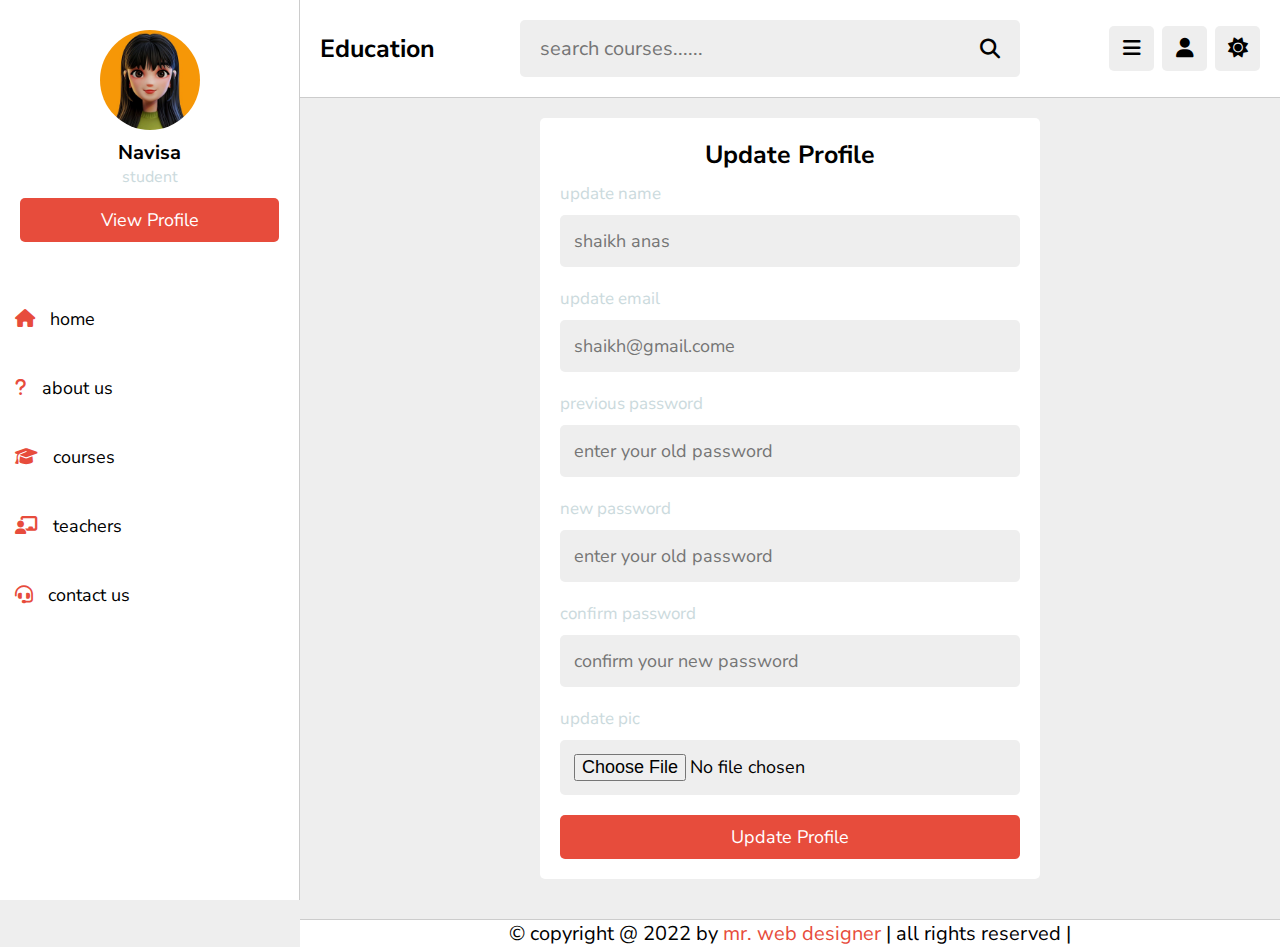
<file: update.html>
<!DOCTYPE html>
<html lang="en">
    <head>
        <meta charset="UTF-8">
        <meta http-equiv="X-UA-Compatible" content="IE=edge">
        <meta name="viewport" content="width=device-width, initial-scale=1.0">
        <title>update</title>

        <link rel="stylesheet" href="https://cdnjs.cloudflare.com/ajax/libs/font-awesome/6.6.0/css/all.min.css">
        <link rel="stylesheet" href="css/style.css">
  


    </head>
    <body>
        <!---header starts-->
         <header class="header">
            <section class="flex">
              <a href="index.html" class="logo">Education</a>
              <form action="" method="post" class="search-form">
                <input type="text" name="search-box" placeholder="search courses......"
                required maxlength="100">
                <button type="submit" class="fas fa-search" name="search-box"></button>

              </form>
              <div class="icons">
                <div id="menu-btn" class="fas fa-bars"></div>
                <div id="search-btn" class="fas fa-search"></div>
                <div id="user-btn" class="fas fa-user"></div>
                <div id="toggle-btn" class="fas fa-sun"></div>
              </div>


              <div class="profile">
                <img src="img/avatar.jpg" alt="">
                <h3>Navisa</h3>
                <span>student</span>
                <a href="profile.html" class="btn">view profile</a>
                <div class="flex-btn">
                    <a href="login.html" class="option-btn">login</a>
                    <a href="register.html" class="option-btn">register</a>


                </div>
              </div>
            </section>
         </header>

         <!--side bar starts-->
         <div class="side-bar">
          <div class="close-side-bar">
            <i class="fas fa-times">

            </i>
          </div>
            <div class="profile">
                <img src="img/avatar.jpg" alt="">
                <h3>Navisa</h3>
                <span>student</span>
                <a href="profile.html" class="btn">View profile</a>
            </div>
            
            <nav class="navbar">
                <a href="index.html"><i class="fas fa-home"></i><span>home</span></a>
                <a href="about.html"><i class="fas fa-question"></i><span>about us</span></a>
                <a href="courses.html"><i class="fas fa-graduation-cap"></i><span>courses</span></a>
                <a href="teachers.html"><i class="fas fa-chalkboard-user"></i><span>teachers</span></a>
                <a href="contact.html"><i class="fas fa-headset"></i><span>contact us</span></a>
            </nav>
        </div>
        




        <section class="form-container">

          <form action="" method="post" enctype="multipart/form-data">
             <h3>update profile</h3>
             <p>update name</p>
             <input type="text" name="name" placeholder="shaikh anas" maxlength="50" class="box">
             <p>update email</p>
             <input type="email" name="email" placeholder="shaikh@gmail.come" maxlength="50" class="box">
             <p>previous password</p>
             <input type="password" name="old_pass" placeholder="enter your old password" maxlength="20" class="box">
             <p>new password</p>
             <input type="password" name="new_pass" placeholder="enter your old password" maxlength="20" class="box">
             <p>confirm password</p>
             <input type="password" name="c_pass" placeholder="confirm your new password" maxlength="20" class="box">
             <p>update pic</p>
             <input type="file" accept="image/*" class="box">
             <input type="submit" value="update profile" name="submit" class="btn">
          </form>
       
       </section>
       

          <!--footer-->
          <footer class="footer">
            &copy; copyright @ 2022 by <span>mr. web designer</span> | all rights reserved |
          </footer>

        <script src="js/script.js"></script>
    </body>
</html>
</file>
<file: css/style.css>
@import url('https://fonts.googleapis.com/css2?family=Nunito+Sans:ital,opsz,wght@0,6..12,200..1000;1,6..12,200..1000&display=swap');

:root{
    --main-color:#E74C3C;
    --red:#C0392B;
    --oragen:#F1C40F;
    --white:#fff;
    --black:black;
    --light-color:#cbdadd;
    --light-bg:#eee;
    --border:.1rem solid rgba(0, 0, 0, 0.2);
}
*{
    font-family: "Nunito Sans", sans-serif;
    margin: 0; padding: 0;
    box-sizing: border-box;
    outline: none; border: none;
    text-decoration: none;
}

*::selection{
    background-color: var(--main-color);
    color: #fff;
}

*::-webkit-scrollbar{
    height: .5rem;
    width: 1rem;
}

*::-webkit-scrollbar-track{
    background-color: transparent;
}

*::-webkit-scrollbar-thumb{
    background-color: var(--main-color);
}

html{
    font-size: 62.5%;
    overflow: hidden;
}

body{
    background-color: var(--light-bg);
    padding-left: 30rem;
    min-height: 100vh;
}

body.dark {
    --white: #222;
    --black: #fff;
    --light-color: #aaa;
    --light-bg: #333;
    --border: .1rem solid rgba(255, 255, 255, .2);
    background-color: var(--light-bg);
    color: var(--white);
}

body, html {
    overflow-y: auto;
    height: auto;
}


.body.active{
    padding-left: 0;
}

section{
    padding: 2rem;
    max-width: 1200px;
    margin: 0 auto;
}

.btn,
.option-btn,
.delete-btn,
.inline-btn,
.inline-option-btn,
.inline-delete-btn{
    border-radius: .5rem;
    padding: 1rem 3rem;
    font-size: 1.8rem;
    color:#fff;
    margin-top: 1rem;
    text-transform: capitalize;
    cursor: pointer;
    text-align: center;
}

.btn,
.option-btn,
.delete-btn{
    display: block;
    width: 100%;
}

.inline-btn,
.inline-option-btn,
.inline-delete-btn{
    display: inline-block;
}

.btn,
.inline-btn{
    background-color: var(--main-color);
}

.option-btn,
.inline-option-btn{
    background-color: var(--oragen);
}

.delete-btn,
.inline-delete-btn{
    background-color:var(--red) ;
}

.btn:hover,
.option-btn:hover,
.delete-btn:hover,
.inline-btn:hover,
.inline-option-btn:hover,
.inline-delete-btn:hover{
    background-color: var(--black);
    color: var(--white);
}

.flex-btn{
    display: flex;
    gap: 1rem;
}

.heading{
    padding-bottom:1.8rem ;
    border-bottom: var(--border);
    font-size: 2.5rem;
    color: var(--black);
    text-transform:capitalize;
    margin-bottom: 2rem;
}
.header{
    background-color: var(--white);
    border-bottom: var(--border);
    position: sticky;
    top: 0; left: 0; right: 0;
    z-index: 1000;
}

.header .flex{
    padding: 1.5 rem 2 rem;
    position: relative;
    display: flex;
    align-items: center;
    justify-content: space-between;
}

.header .flex .logo{
  font-size: 2.5rem;
  color: var(--black);
  font-weight: bolder;
}

.header .flex .search-form{
    width: 50rem;
    border-radius: .5rem;
    display: flex;
    align-items: center;
    gap: 2rem;
    padding: 1.5rem 2rem;
    background-color: var(--light-bg);
}

.header .flex .search-form input {
    width: 100%;
    background:none ;
    font-size:2rem;
    color: var(--black);
}

.header .flex .search-form button{
    font-size: 2rem;
    color: var(--black);
    cursor: pointer;
    background: none;
}

.header .flex .search-form button:hover{
    color: var(--main-color);
}

.header .flex .icons div{
    font-size: 2rem;
    color: var(--black);
    border-radius: .5rem;
    height:4.5rem;
    cursor:pointer;
    width: 4.5rem;
    line-height: 4.4rem;
    background-color: var(--light-bg);
    text-align: center;
    margin-left:.5rem;
}

.header .flex .icons div:hover{
    background-color: var(--black);
    color: var(--white);
}

#search-btn{
    display:none ;
}

.header .flex .profile {
    position: absolute;
    top: 120%; 
    right: 2rem;
    background-color: var(--white);
    border-radius: .5rem;
    padding: 2rem;
    text-align: center;
    width: 30rem;
    transform: scale(0);
    transform-origin: top right;
    transition: .2s linear;
}

.header .flex .profile.active{
    transform: scale(1);
}

.header .flex .profile img {
    width: 100px; /* Sesuaikan ukuran sesuai kebutuhan */
    height: 100px; /* Sesuaikan ukuran sesuai kebutuhan */
    border-radius: 50%; /* Membuat gambar berbentuk bulat */
    object-fit: cover; /* Memastikan gambar tidak terdistorsi */
    margin-bottom: .5rem;
}

.header .flex .profile h3{
    font-size: 2rem;
    color: var(--black);
}

.header .flex .profile span{
    color: var(--light-color);
    font-size: 1.6rem;
}

.side-bar{
    position: fixed;
    top: 0; left: 0;
    height: 100vh;
    width: 30rem;
    background-color: var(--white);
    border-right: var(--border);
    z-index: 1200;
}
.side-bar .close-side-bar{
    text-align: right;
    padding: 2rem;
    padding-bottom: 0;
    display: none;
}

.side-bar .close-side-bar i{
    height: 4.5rem;
    width: 4.5rem;
    line-height: 4.4rem;
    font-size: 2.5rem;
    color:#fff;
    cursor: pointer;
    background-color: var(--red);
    text-align: center;
    border-radius: .5rem;
}

.side-bar .close-side-bar i:hover{
    background-color: var(--black);
}

.side-bar .profile{
    padding: 3rem 2rem;
    text-align: center;
}

.side-bar .profile img{
    height: 10rem;
    width: 10rem;
    border-radius: 50%;
    object-fit: cover;
    margin-bottom: .5rem;
}

.side-bar .profile h3{
    font-size: 2rem;
    color: var(--black);
}

.side-bar .profile span{
    color: var(--light-color);
    font-size: 1.6rem;
}

.side-bar .navbar{
    margin-top: 1rem;
}

.side-bar .navbar a{
    display: block;
    padding: 1rem 1.5rem;
    margin: 2.5rem 0;
    font-size: 1.8rem;
    
}

.side-bar .navbar a i{
    color: var(--main-color);
    margin-right: 1.5rem;
    transition: .2s linear;
}

.side-bar .navbar a span{
    color: var(--black);
}

.side-bar .navbar a:hover{
    background-color: var(--light-bg);
}

.side-bar.active{
  left: -31rem;
}

.quick-select .box-container{
    display: grid;
    grid-template-columns: repeat(auto-fit, minmax(27.5rem, 1fr));
    gap: 1.5rem;
    align-items: flex-start;
    justify-content: center;
}

.quick-select .box-container .box{
    border-radius: .5rem;
    background-color: var(--white);
    padding: 2rem;
    margin: 0;
}

.quick-select .box-container .box .title{
    font-size: 2rem;
    color: var(--black);
}

.quick-select .box-container .box p{
    line-height: 1.5;
    padding-top: 1rem;
    color: var(--light-color);
    font-size: 1.8rem;
}

.quick-select .box-container .box span{
    color: var(--main-color);
}

.quick-select .box-container .tutor{
    text-align: center;
}

.quick-select .box-container .tutor p{
    padding-bottom: 1rem;
}

.quick-select .box-container .box .flex {
    display: flex;
    flex-wrap:wrap;
    gap: 1rem;
    padding-top: 2rem;
    align-items: center; /* Menyelaraskan item secara vertikal */
    justify-content: space-between; /* Menyelaraskan item secara horizontal */
}


.quick-select .box-container .box .flex a {
    padding: 1rem 1.5rem;
    border-radius: .5rem;
    font-size: 1.6rem;
    background-color: var(--light-bg);
    color: var(--black);
    display: flex;
    align-items: center; /* Pastikan ikon dan teks selaras vertikal */
    justify-content: flex-start; /* Teks berada di sebelah kanan ikon */
}


.quick-select .box-container .box .flex a i{
    margin-right: 1rem;
    color: var(--black);
}

.quick-select .box-container .box .flex a span{
    color: var(--black);
}

.quick-select .box-container .box .flex a:hover{
    background-color: var(--black);
    color: var(--white);
}

.quick-select .box-container .box .flex a:hover i{
      color: var(--white);
}
.quick-select .box-container .box .flex a:hover i,
.quick-select .box-container .box .flex a:hover span {
    color: var(--white); /* Warna icon dan teks di dalam link berubah menjadi putih saat di-hover */
}



.quick-select .box-container .box .title,
.quick-select .box-container .box p,
.quick-select .box-container .box a {
    color: var(--black); /* Mengubah warna teks menjadi hitam */
}

.courses .box-container {
    display: grid;
    grid-template-columns: repeat(auto-fit, minmax(27.5rem, 1fr));
    gap: 1.5rem;
    align-items: flex-start;
    justify-content: center;
}

.courses .box-container .box {
    border-radius: .5rem;
    background-color: var(--white);
    padding: 2rem;
}

.courses .box-container .box .tutor{
    margin-bottom: 2rem;
    display: flex;
    align-items: center;
    gap: 2rem;
}

.courses .box-container .box .tutor img{
    width: 5rem;
    height: 5rem;
    border-radius: 50%;
    object-fit: cover;
}


.courses  .box-container .box .tutor h3{
    font-size: 2rem;
    color: var(--black);
    margin-bottom: .2rem;
}

.courses .box-container .box .tutor span{
    font-size: 1.5rem;
    color: var(--black);
}
.courses .box-container .box .thumb {
    width: 100%;
    border-radius: .5rem;
    height: 20rem;
    object-fit: cover;
}

.courses .box-container .box .title{
    font-size: 2rem;
    color: var(--black);
    margin-top:.5rem;
    padding: .5rem 0;
}

.tutor img {
    width: 80px; /* Sesuaikan ukuran gambar sesuai kebutuhan */
    height: 80px; /* Sesuaikan ukuran gambar sesuai kebutuhan */
    border-radius: 50%; /* Membuat gambar menjadi bundar */
    object-fit: cover; /* Memastikan gambar tetap proporsional */
}

.courses .more-btn{
    margin-top: 2rem;
    text-align: center;
}


.about .row {
   display: flex;
   align-items: center;
   gap: 1.5rem;
   flex-wrap: wrap;
}

.about .row .image{
    flex: 1 1 40rem;
}

.about .row .image img{
width: 100%;
height: 50rem;
}

.about .row .content{
    flex: 1 1 40rem;
    text-align: center;
}

.about .row .content h3{
    font-size: 2.5rem;
    color: var(--black);
}

.about .row .content{
    line-height: 2;
    font-size: 1.7rem;
    color: var(--black);
    padding: 1rem 0;
}

.about .box-container{
    margin-top: 3rem;
    display: flex;
    gap: 1.5rem;
    flex-wrap: wrap;
}

.about .box-container .box{
    flex: 1 1 25rem;
    display: flex;
    background-color: var(--white);
    border-radius: .5rem;
    padding: 2rem;
    align-items: center;
    gap: 2rem;
}

.about .box-container .box i{
    font-size: 3rem;
    color: var(--black);
}

.about .box-container .box h3{
color: var(--main-color);
font-size: 2.5rem;
margin-bottom: .2rem;
}

.about .box-container .box span{
    font-size: 1.6rem;
    color: var(--black);
}

.reviews .box-container{
    display: grid;
    grid-template-columns: repeat(auto-fit, minmax(30rem, 1fr));
    gap: 1.5rem;
    align-items: flex-start;
    justify-content: center;
}

.reviews .box-container .box{
    border-radius: .5rem;
    padding: 2rem;
    background-color: var(--white);
    padding-top: 1.5rem;
}


.reviews .box-container .box p{
    line-height: 2;
    font-size: 1.7rem;
    color: var(--black);
}

.reviews .box-container .box .user{
    display: flex;
    align-items: center;
    gap: 1.5rem;
    margin-top: 1.5rem;
}

.reviews .box-container .box .user img{
    height: 5rem;
    width: 5rem;
    border-radius: 50%;
    object-fit: cover;
}

.reviews .box-container .box .user h3{
    font-size: 2rem;
    color: var(--black);
    margin-bottom: .2rem;
}

.reviews .box-container .box .user .stars i{
    color: var(--main-color);
    font-size: 1.5rem;

}

.courses .box-container{
    display: grid;
    grid-template-columns: repeat(auto-fit, minmax(30rem, 1fr));
    gap:1.5rem;
    justify-content: center;
    align-items: flex-start;
 }
 
 .courses .box-container .box{
    border-radius: .5rem;
    background-color: var(--white);
    padding: 2rem;
 }
 
 .courses .box-container .box .tutor{
    display: flex;
    align-items: center;
    gap: 1.5rem;
    margin-bottom: 2.5rem;
 }
 
 .courses .box-container .box .tutor img{
    height: 5rem;
    width: 5rem;
    border-radius: 50%;
    object-fit: cover;
 }
 
 .courses .box-container .box .tutor h3{
    font-size: 1.8rem;
    color: var(--black);
    margin-bottom: .2rem;
 }
 
 .courses .box-container .box .tutor span{
    font-size: 1.3rem;
    color:var(--light-color);
 }
 
 .courses .box-container .box .thumb{
    position: relative;
 }
 
 .courses .box-container .box .thumb span{
    position: absolute;
    top:1rem; left: 1rem;
    border-radius: .5rem;
    padding: .5rem 1.5rem;
    background-color: rgba(0,0,0,.3);
    color: #fff;
    font-size: 1.5rem;
 }
 
 .courses .box-container .box .thumb img{
    width: 100%;
    height: 20rem;
    object-fit: cover;
    border-radius: .5rem;
 }
 
 .courses .box-container .box .title{
    font-size: 2rem;
    color: var(--black);
    padding-bottom: .5rem;
    padding-top: 1rem;
 }
 
 .courses .more-btn{
    text-align: center;
    margin-top: 2rem;
 }
 
 .playlist-details .row{
    display: flex;
    align-items: flex-end;
    gap:3rem;
    flex-wrap: wrap;
    background-color: var(--white);
    padding: 2rem;
 }
 
 .playlist-details .row .column{
    flex: 1 1 40rem;
 }
 
 .playlist-details .row .column .save-playlist{
    margin-bottom: 1.5rem;
 }
 
 .playlist-details .row .column .save-playlist button{
    border-radius: .5rem;
    background-color: var(--light-bg);
    padding:1rem 1.5rem;
    cursor: pointer;
 }
 
 .playlist-details .row .column .save-playlist button i{
    font-size: 2rem;
    color:var(--black);
    margin-right: .8rem;
 }
 
 .playlist-details .row .column .save-playlist button span{
    font-size: 1.8rem;
    color:var(--light-color);
 }
 
 .playlist-details .row .column .save-playlist button:hover{
    background-color: var(--black);
 }
 
 .playlist-details .row .column .save-playlist button:hover i{
    color:var(--white);
 }
 
 .playlist-details .row .column .save-playlist button:hover span{
    color:var(--white);
 }
 
 .playlist-details .row .column .thumb{
    position: relative;
 }
 
 .playlist-details .row .column .thumb span{
    font-size: 1.8rem;
    color: #fff;
    background-color: rgba(0,0,0,.3);
    border-radius: .5rem;
    position: absolute;
    top: 1rem; left: 1rem;
    padding: .5rem 1.5rem;
 }
 
 .playlist-details .row .column .thumb img{
    height: 30rem;
    width: 100%;
    object-fit: cover;
    border-radius: .5rem;
 }
 
 .playlist-details .row .column .tutor{
    display: flex;
    align-items: center;
    gap: 2rem;
    margin-bottom: 2rem;
 }
 
 .playlist-details .row .column .tutor img{
    height: 7rem;
    width: 7rem;
    border-radius: 50%;
    object-fit: cover;
 }
 
 .playlist-details .row .column .tutor h3{
    font-size: 2rem;
    color:var(--black);
    margin-bottom: .2rem;
 }
 
 .playlist-details .row .column .tutor span{
    font-size: 1.5rem;
    color: var(--light-color);
 }
 
 .playlist-details .row .column .details h3{
    font-size: 2rem;
    color: var(--black);
    text-transform: capitalize;
 }
 
 .playlist-details .row .column .details p{
    padding: 1rem 0;
    line-height: 2;
    font-size: 1.8rem;
    color: var(--light-color);
 }
 
 .playlist-videos .box-container{
    display: grid;
    grid-template-columns: repeat(auto-fit, minmax(30rem, 1fr));
    gap:1.5rem;
    justify-content: center;
    align-items: flex-start;
 }
 
 .playlist-videos .box-container .box{
    background-color: var(--white);
    border-radius: .5rem;
    padding: 2rem;
    position: relative;
 }
 
 .playlist-videos .box-container .box i{
    position: absolute;
    top: 2rem; left: 2rem; right: 2rem;
    height: 20rem;
    border-radius: .5rem;
    background-color: rgba(0,0,0,.3);
    display: flex;
    align-items: center;
    justify-content: center;
    font-size: 5rem;
    color: #fff;
    display: none;
 }
 
 .playlist-videos .box-container .box:hover i{
    display: flex;
 }
 
 .playlist-videos .box-container .box img{
    width: 100%;
    height: 20rem;
    object-fit: cover;
    border-radius: .5rem;
 }
 
 .playlist-videos .box-container .box h3{
    margin-top: 1.5rem;
    font-size: 1.8rem;
    color: var(--black);
 }
 
 .playlist-videos .box-container .box:hover h3{
    color: var(--main-color);
 }
 
 .watch-video .video-container{
    background-color: var(--white);
    border-radius: .5rem;
    padding: 2rem;
 }
 
 .watch-video .video-container .video{
    position: relative;
    margin-bottom: 1.5rem;
 }
 
 .watch-video .video-container .video video{
    border-radius: .5rem;
    width: 100%;
    object-fit: contain;
    background-color: #000;
 }
 
 .watch-video .video-container .title{
    font-size: 2rem;
    color: var(--black);
 }
 
 .watch-video .video-container .info{
    display: flex;
    margin-top: 1.5rem;
    margin-bottom: 2rem;
    border-bottom: var(--border);
    padding-bottom: 1.5rem;
    gap: 2.5rem;
    align-items: center;
 }
 
 .watch-video .video-container .info p{
    font-size: 1.6rem;
 }
 
 .watch-video .video-container .info p span{
    color: var(--light-color);
 }
 
 .watch-video .video-container .info i{
    margin-right: 1rem;
    color: var(--main-color);
 }
 
 .watch-video .video-container .tutor{
    display: flex;
    align-items: center;
    gap: 2rem;
    margin-bottom: 1rem;
 }
 
 .watch-video .video-container .tutor img{
    border-radius: 50%;
    height: 5rem;
    width: 5rem;
    object-fit: cover;
 }
 
 .watch-video .video-container .tutor h3{
    font-size: 2rem;
    color: var(--black);
    margin-bottom: .2rem;
 }
 
 .watch-video .video-container .tutor span{
    font-size: 1.5rem;
    color: var(--light-color);
 }
 
 .watch-video .video-container .flex{
    display: flex;
    align-items: center;
    justify-content: space-between;
    gap: 1.5rem;
 }
 
 .watch-video .video-container .flex button{
    border-radius: .5rem;
    padding: 1rem 1.5rem;
    font-size: 1.8rem;
    cursor: pointer;
    background-color: var(--light-bg);
 }
 
 .watch-video .video-container .flex button i{
    margin-right: 1rem;
    color: var(--black);
 }
 
 .watch-video .video-container .flex button span{
    color: var(--light-color);
 }
 
 .watch-video .video-container .flex button:hover{
    background-color: var(--black);
 }
 
 .watch-video .video-container .flex button:hover i{
    color: var(--white);
 }
 
 .watch-video .video-container .flex button:hover span{
    color: var(--white);
 }
 
 .watch-video .video-container .description{
    line-height: 1.5;
    font-size: 1.7rem;
    color: var(--light-color);
    margin-top: 2rem;
 }
 
 .comments .add-comment{
    background-color: var(--white);
    border-radius: .5rem;
    padding: 2rem;
    margin-bottom: 3rem;
 }
 
 .comments .add-comment h3{
    font-size: 2rem;
    color: var(--black);
    margin-bottom: 1rem;
 }
 
 .comments .add-comment textarea{
    height: 20rem;
    resize: none;
    background-color: var(--light-bg);
    border-radius: .5rem;
    border: var(--border);
    padding: 1.4rem;
    font-size: 1.8rem;
    color: var(--black);
    width: 100%;
    margin: .5rem 0;
 }
 
 .comments .box-container{
    display: grid;
    gap: 2.5rem;
    background-color: var(--white);
    padding: 2rem;
    border-radius: .5rem;
 }
 
 .comments .box-container .box .user{
    display: flex;
    align-items: center;
    gap: 1.5rem;
    margin-bottom: 2rem;
 }
 
 .comments .box-container .box .user img{
    height: 5rem;
    width: 5rem;
    border-radius: 50%;
 }
 
 .comments .box-container .box .user h3{
    font-size: 2rem;
    color: var(--black);
    margin-bottom: .2rem;
 }
 
 .comments .box-container .box .user span{
    font-size: 1.5rem;
    color: var(--light-color);
 }
 
 .comments .box-container .box .comment-box{
    border-radius: .5rem;
    background-color: var(--light-bg);
    padding:1rem 1.5rem;
    white-space: pre-line;
    margin: .5rem 0;
    font-size: 1.8rem;
    color: var(--black);
    line-height: 1.5;
    position: relative;
    z-index: 0;
 }
 
 .comments .box-container .box .comment-box::before{
    content: '';
    position: absolute;
    top: -1rem; left: 1.5rem;
    background-color: var(--light-bg);
    height: 1.2rem;
    width: 2rem;
    clip-path: polygon(50% 0%, 0% 100%, 100% 100%);
 }
 
 .teachers .search-tutor{
    margin-bottom: 2rem;
    border-radius: .5rem;
    background-color: var(--white);
    padding: 1.5rem 2rem;
    display: flex;
    align-items: center;
    gap: 1.5rem;
 }
 
 .teachers .search-tutor input{
    width: 100%;
    background: none;
    font-size: 1.8rem;
    color: var(--black);
 }
 
 .teachers .search-tutor button{
    font-size: 2rem;
    color: var(--black);
    cursor: pointer;
    background:none;
 }
 
 .teachers .search-tutor button:hover{
    color: var(--main-color);
 }
 
 .teachers .box-container{
    display: grid;
    grid-template-columns: repeat(auto-fit, minmax(30rem, 1fr));
    gap:1.5rem;
    justify-content: center;
    align-items: flex-start;
 }
 
 .teachers .box-container .box{
    background-color: var(--white);
    border-radius: .5rem;
    padding: 2rem;
 }
 
 .teachers .box-container .offer{
    text-align: center;
 }
 
 .teachers .box-container .offer h3{
    font-size: 2.5rem;
    color: var(--black);
    text-transform: capitalize;
    padding-bottom: .5rem;
 }
 
 .teachers .box-container .offer p{
    line-height: 1.7;
    padding: .5rem 0;
    color: var(--light-color);
    font-size: 1.7rem;
 }
 
 .teachers .box-container .box .tutor{
    display: flex;
    align-items: center;
    gap:2rem;
    margin-bottom: 1.5rem;
 }
 
 .teachers .box-container .box .tutor img{
    height: 5rem;
    width: 5rem;
    border-radius: 50%;
 }
 
 .teachers .box-container .box .tutor h3{
    font-size: 2rem;
    color: var(--black);
    margin-bottom: .2rem;
 }
 
 .teachers .box-container .box .tutor span{
    font-size: 1.6rem;
    color: var(--black);
 }
 
 .teachers .box-container .box p{
    padding: .5rem 0;
    font-size: 1.7rem;
    color: var(--black);
 }
 
 .teachers .box-container .box p span{
    color: var(--main-color);
 }
 
 .teacher-profile .details{
    text-align: center;
    background-color: var(--white);
    border-radius: .5rem;
    padding: 2rem;
 }
 
 .teacher-profile .details .tutor img{
    height: 10rem;
    width: 10rem;
    border-radius: 50%;
    object-fit: cover;
    margin-bottom: 1rem;
 }
 
 .teacher-profile .details .tutor h3{
    font-size: 2rem;
    color: var(--black);
 }
 
 .teacher-profile .details .tutor span{
    color: var(--black);
    font-size: 1.7rem;
 }
 
 .teacher-profile .details .flex{
    display: flex;
    flex-wrap: wrap;
    gap: 1.5rem;
    margin-top: 2rem;
 }
 
 .teacher-profile .details .flex p{
    flex: 1 1 20rem;
    border-radius: .5rem;
    background-color: var(--light-bg);
    padding: 1.2rem 2rem;
    font-size: 1.8rem;
    color: var(--black);
 }
 
 .teacher-profile .details .flex p span{
    color: var(--main-color);
 }
 
 .user-profile .info{
    background-color: var(--white);
    border-radius: .5rem;
    padding: 2rem;
 }
 
 .user-profile .info .user{
    text-align: center;
    margin-bottom: 2rem;
    padding: 1rem;
 }
 
 .user-profile .info .user img{
    height: 10rem;
    width: 10rem;
    border-radius: 50%;
    object-fit: cover;
    margin-bottom: 1rem;
 }
 
 .user-profile .info .user h3{
    font-size: 2rem;
    color: var(--black);
 }
 
 .user-profile .info .user p{
    font-size: 1.7rem;
    color: var(--black);
    padding: .3rem 0;
 }
 
 .user-profile .info .box-container{
    display: flex;
    flex-wrap: wrap;
    gap: 1.5rem;
 }
 
 .user-profile .info .box-container .box{
    background-color: var(--light-bg);
    border-radius: .5rem;
    padding: 2rem;
    flex: 1 1 25rem;
 }
 
 .user-profile .info .box-container .box .flex{
    display: flex;
    align-items: center;
    gap: 2rem;
    margin-bottom: 1rem;
 }
 
 .user-profile .info .box-container .box .flex i{
    font-size:2rem;
    color: var(--white);
    background-color: var(--black);
    text-align: center;
    border-radius: .5rem;
    height: 5rem;
    width: 5rem;
    line-height: 4.9rem;
 }
 
 .user-profile .info .box-container .box .flex span{
    font-size: 2.5rem;
    color: var(--main-color);
 }
 
 .user-profile .info .box-container .box .flex p{
    color: var(--black);
    font-size: 1.7rem;
 }
 
 .contact .row{
    display: flex;
    align-items: center;
    flex-wrap: wrap;
    gap: 1.5rem;
 }
 
 .contact .row .image{
    flex: 1 1 50rem;
 }
 
 .contact .row .image img{
    width: 100%;
 }
 
 .contact .row form{
    flex: 1 1 30rem;
    background-color: var(--white);
    padding: 2rem;
    text-align: center;
 }
 
 .contact .row form h3{
    margin-bottom: 1rem;
    text-transform: capitalize;
    color:var(--black);
    font-size: 2.5rem;
 }
 
 .contact .row form .box{
    width: 100%;
    border-radius: .5rem;
    background-color: var(--light-bg);
    margin: 1rem 0;
    padding: 1.4rem;
    font-size: 1.8rem;
    color: var(--black);
 }
 
 .contact .row form textarea{
    height: 20rem;
    resize: none;
 }
 
 .contact .box-container{
    display: grid;
    grid-template-columns: repeat(auto-fit, minmax(30rem, 1fr));
    gap:1.5rem;
    justify-content: center;
    align-items: flex-start;
    margin-top: 3rem;
 }
 
 .contact .box-container .box{
    text-align: center;
    background-color: var(--white);
    border-radius: .5rem;
    padding: 3rem;
 }
 
 .contact .box-container .box i{
    font-size: 3rem;
    color: var(--main-color);
    margin-bottom: 1rem;
 }
 
 .contact .box-container .box h3{
    font-size: 2rem;
    color:var(--black);
    margin: 1rem 0;
 }
 
 .contact .box-container .box a{
    display: block;
    padding-top: .5rem;
    font-size: 1.8rem;
    color: var(--black);
 }
 
 .contact .box-container .box a:hover{
    text-decoration: underline;
    color:var(--black);
 }
 
 .form-container{
    min-height: calc(100vh - 20rem);
    display: flex;
    align-items: center;
    justify-content: center;
 }
 
 .form-container form{
    background-color: var(--white);
    border-radius: .5rem;
    padding: 2rem;
    width: 50rem;
 }
 
 .form-container form h3{
    font-size: 2.5rem;
    text-transform: capitalize;
    color: var(--black);
    text-align: center;
 }
 
 .form-container form p{
    font-size: 1.7rem;
    color: var(--light-color);
    padding-top: 1rem;
 }
 
 .form-container form p span{
    color: var(--red);
 }
 
 .form-container form .box{
    font-size: 1.8rem;
    color: var(--black);
    border-radius: .5rem;
    padding: 1.4rem;
    background-color: var(--light-bg);
    width: 100%;
    margin: 1rem 0;
 }
 
 
 
 


.footer{
    position: sticky;
    bottom: 0; right: 0; left: 0;
    background-color: var(--white);
    border-top: var(--border);
    padding: 2.5rem 2 rem;
    text-align: center;
    color: var(--black);
    font-size: 2rem;
    margin-top: 2rem;
    z-index:1000;
}

.footer span{
    color: var(--main-color);
}
























@media (max-width:1200px){

    body{
       padding-left: 0;
    }
 
    .side-bar{
       left: -30rem;
       transition: .2s linear;
    }
 
    .side-bar #close-btn{
       display: block;
    }
 
    .side-bar.active{
       left: 0;
       box-shadow: 0 0 0 100vw rgba(0,0,0,.8);
       border-right: 0;
    }
 
 }@media (max-width:1200px){

   body{
      padding-left: 0;
   }

   .side-bar{
      left: -30rem;
      transition: .2s linear;
   }

   .side-bar #close-btn{
      display: block;
   }

   .side-bar.active{
      left: 0;
      box-shadow: 0 0 0 100vw rgba(0,0,0,.8);
      border-right: 0;
   }

}

@media (max-width:991px){

    html{
       font-size: 55%;
    }
 
 }
 

@media (max-width:768px){
     
    #search-btn{
        display: inline-block;
    }

    .header .flex .search-form{
        position:absolute ;
        top: 99%; left: 0; right: 0;
        width: auto;
        border-top: var(--border);
        border-bottom:var(--border);
        background-color: var(--white);
        clip-path: polygon(0 0, 100% 0,0 0);
        transition:.2s linear ;
    }

    .header .flex .search-form.active{
        clip-path: polygon(0 0, 100% 0,100% 100%, 0 100%);
    }
}

@media (max-width:450px){
    html{
        font-size: 55%;
    }
    .heading{
        font-size: 2rem;
    }
    .flex-btn{
        flex-flow: column;
        gap: 0;
    }
    .home-grid .box-container{
        grid-template-columns: 1fr;
     }
  
    .about .row .image img{
        height:auto;
    }
}
</file>
